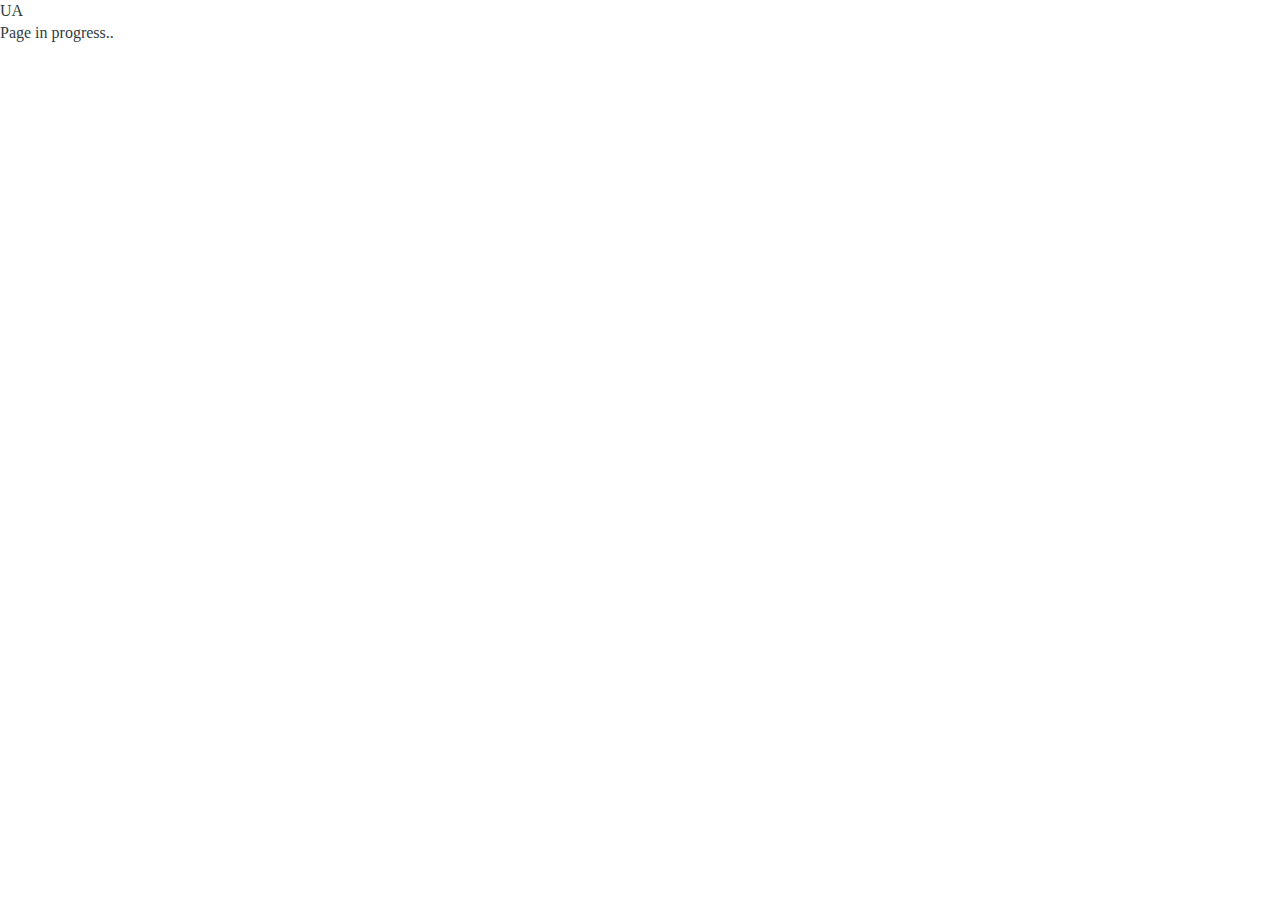
<file: enPage.html>
<!DOCTYPE html>
<html>
    <head>
        <title>Have fun</title>
        <meta charset="utf-8">
        <link rel="stylesheet" href="css/style.css">
    </head>
    <body>
        <!-- Comments -->    
        <a href="/">UA</a>
        <h1 class="title">Page in progress..</h1>
    </body>
</html>
</file>
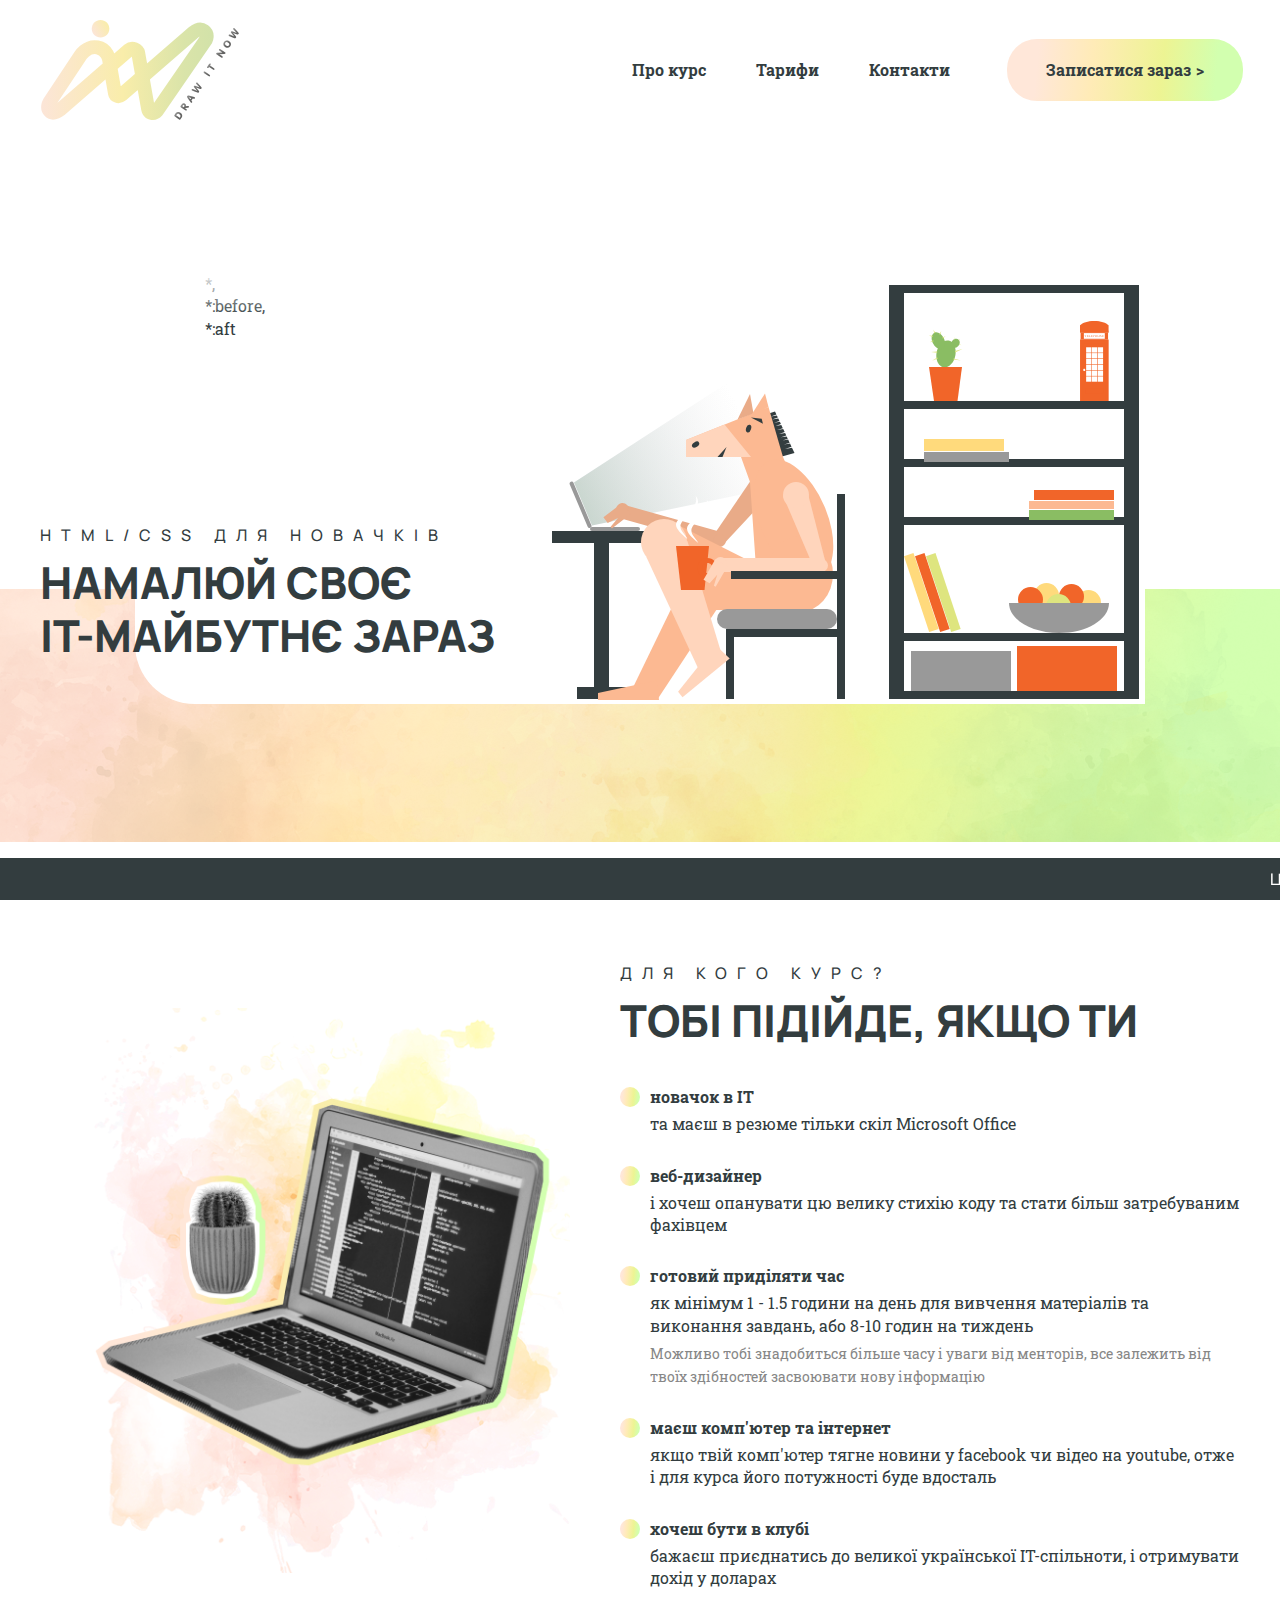
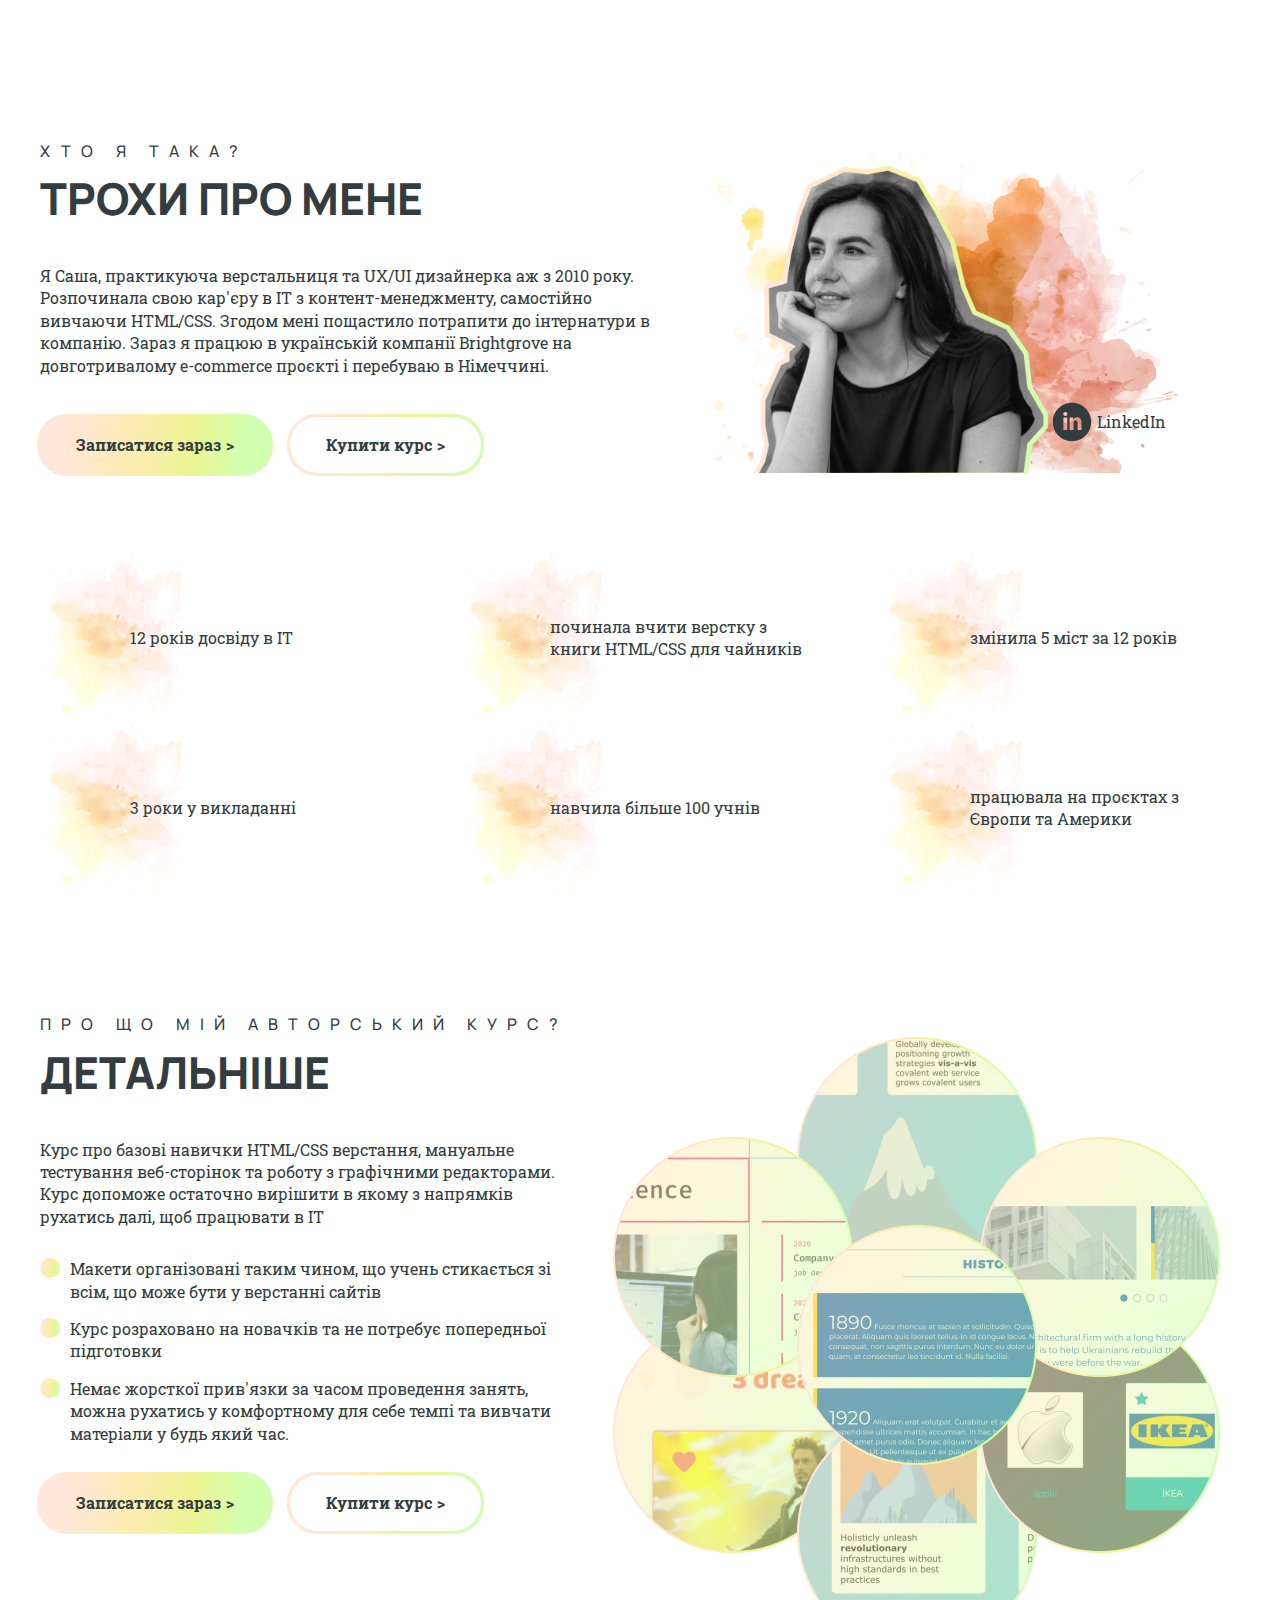
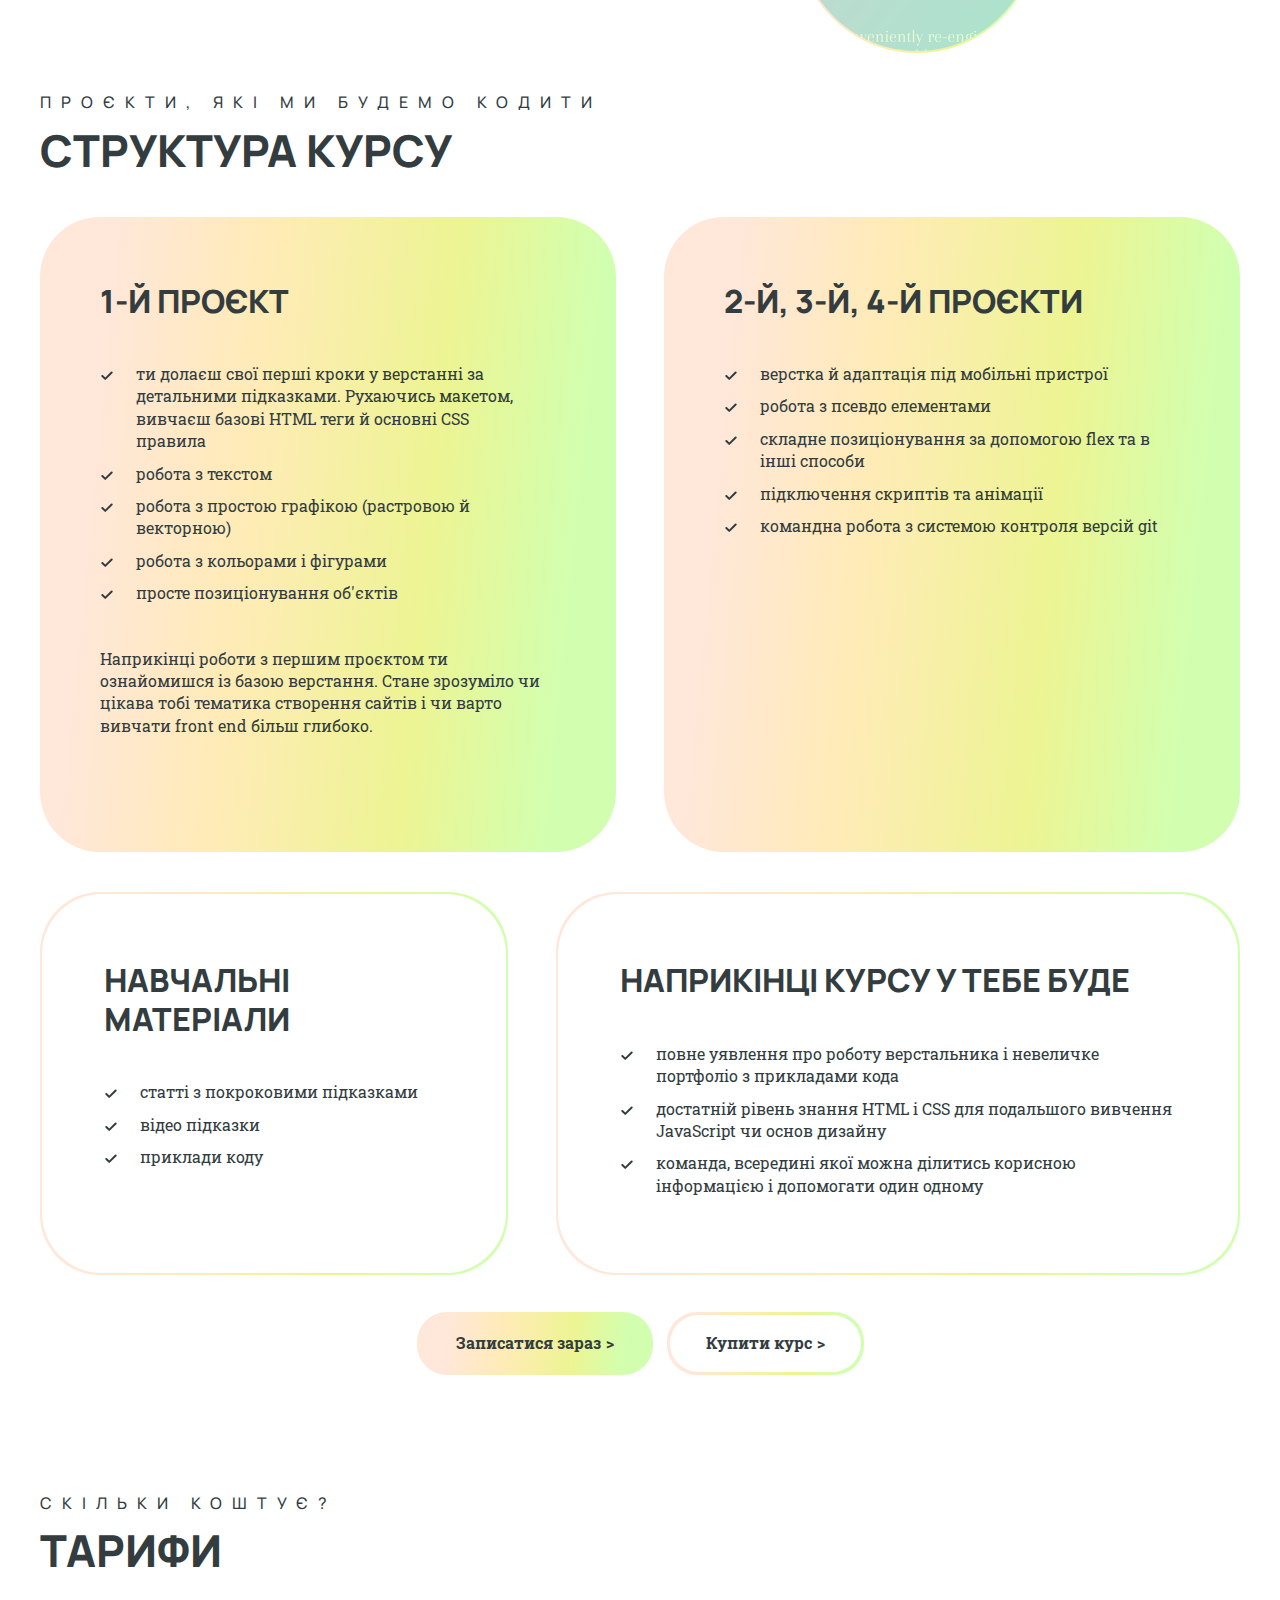
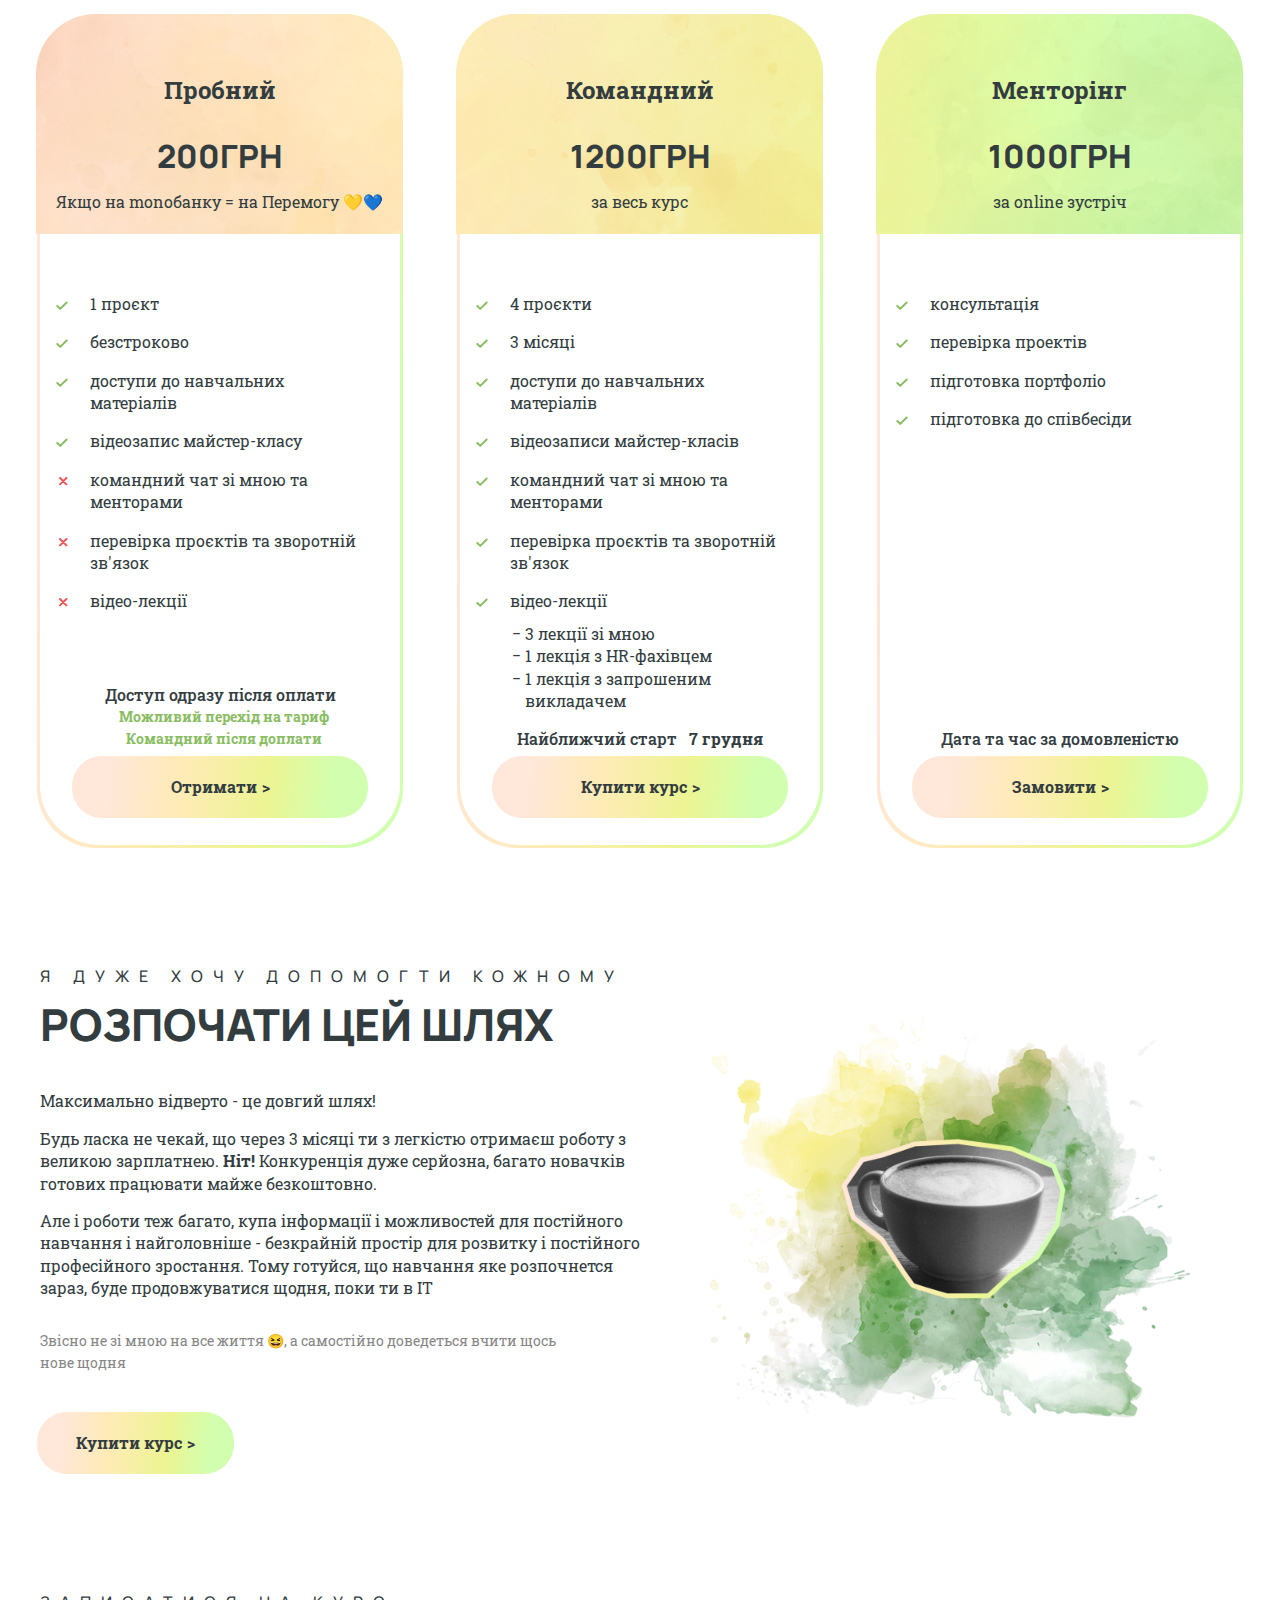
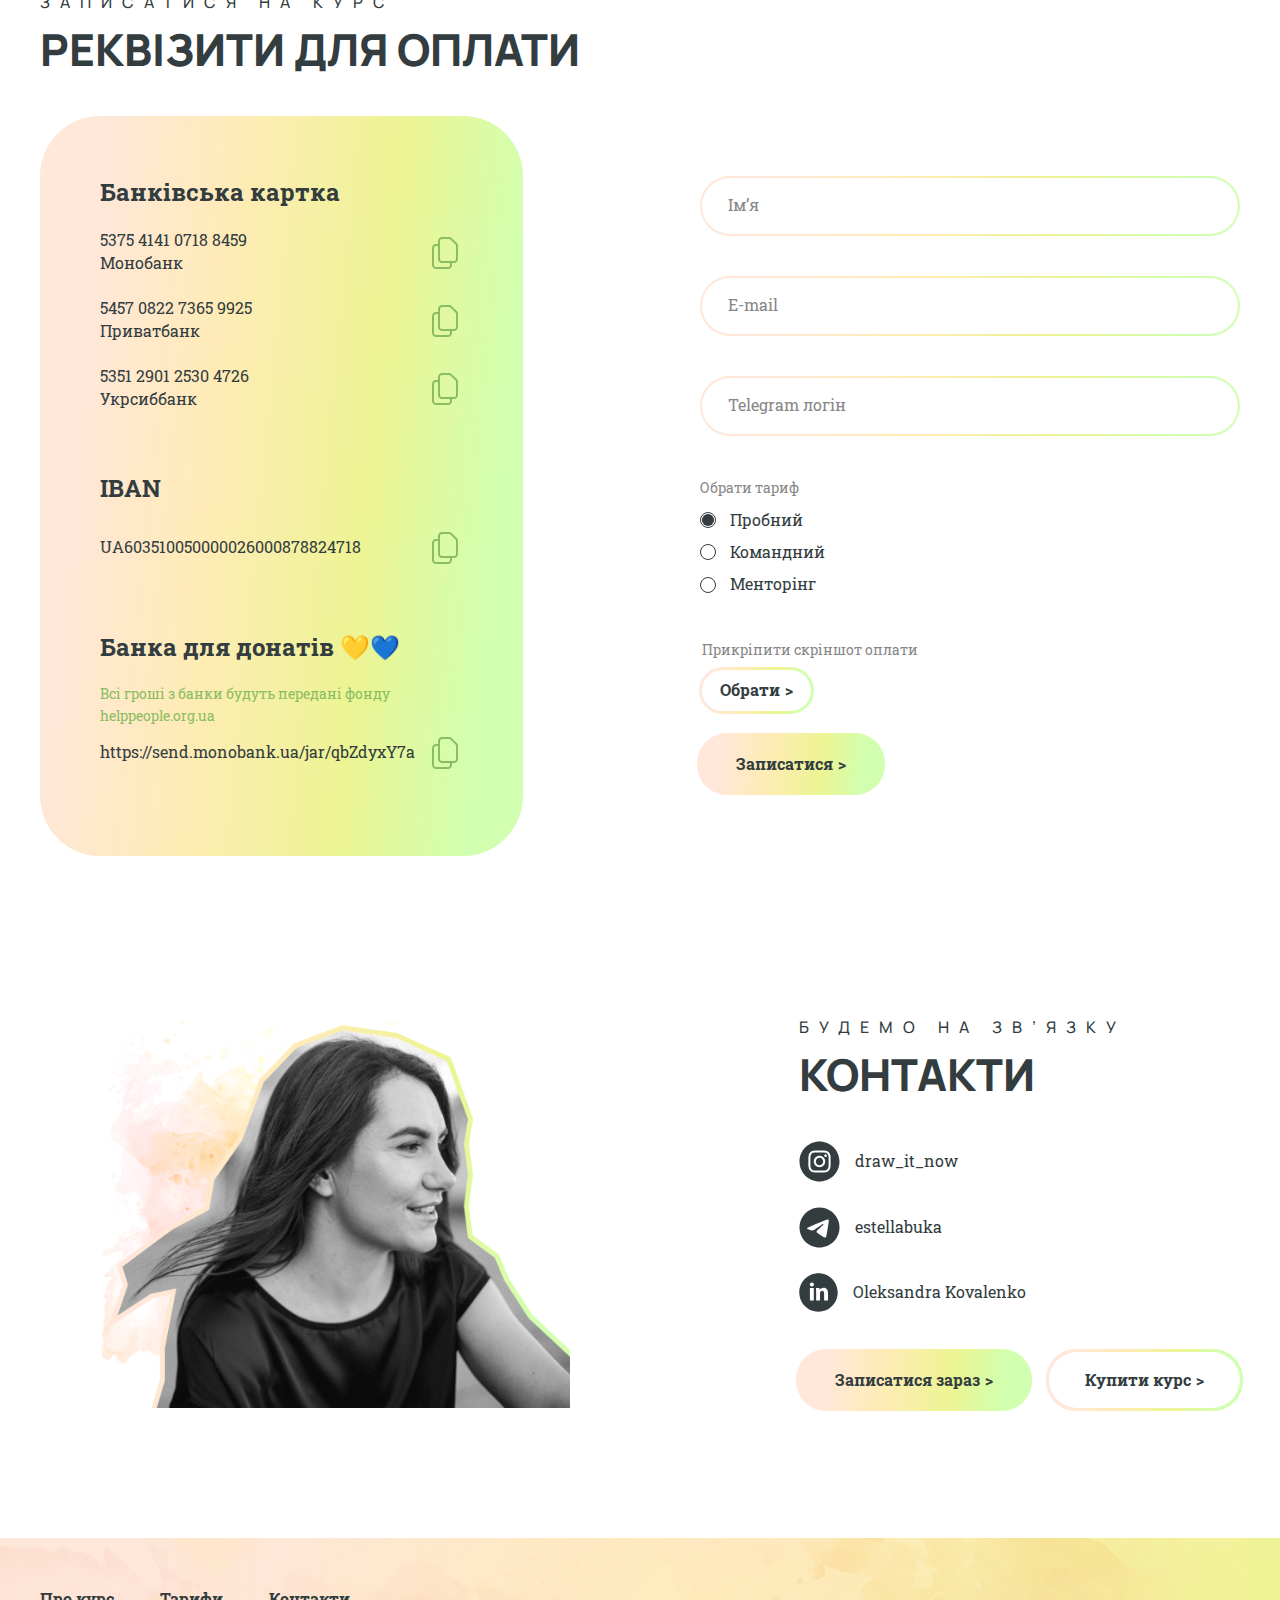
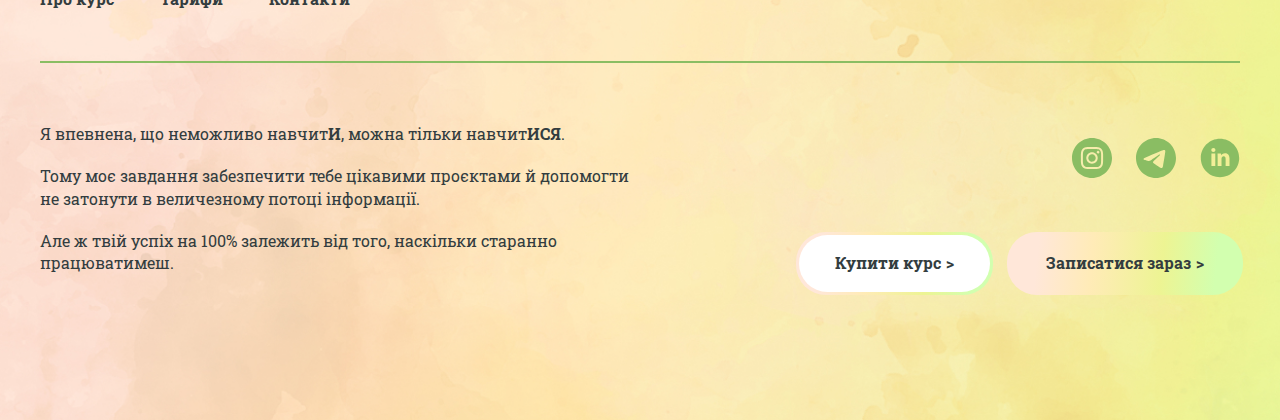
<file: uaPage.html>
<!DOCTYPE html>
<html>
    <head>
        <title>Курс з HTML CSS - Попереду Тільки Краще!</title>
        <meta charset="utf-8">
        <meta name="viewport" content="width=device-width, initial-scale=1">
        <meta name="description" content="Здобудь базові навички роботи з HTML, CSS i JS, верстання веб-сторінок, мануального тестування та роботи з графічними редакторами. Вирішуй куди рухатись далі в IT!">
        <meta property="og:url" content="https://www.drawitnow.online/" />
        <meta property="og:title" content="Курс з HTML CSS - Попереду Тільки Краще!" />
        <meta property="og:description" content="Здобудь базові навички з front end розробки" />
        <link rel="preconnect" href="https://fonts.googleapis.com">
        <link rel="preconnect" href="https://fonts.gstatic.com" crossorigin>
        <link href="https://fonts.googleapis.com/css2?family=Manrope:wght@500;800&family=Roboto+Slab:wght@400;700&display=swap" rel="stylesheet">
        <link rel="stylesheet" type="text/css" href="slick/slick.css"/>
        <link rel="stylesheet" href="css/style.css">
    </head>
    <body>
        <div class="attention">
            <span class="subtitle">цей сайт створено учнями курса</span>
        </div>
        <!-- Header starts here -->
        <header class="header">
            <div class="container">
                <div class="header-wrapper">
                    <div class="logo">
                        <h1>
                            <a href="#page-start" onclick = "closeHamburger()">
                                <img src="img/logo-drawitnow.svg">
                            </a>
                        </h1>
                    </div>
                    <input id="menu-toggle" type="checkbox"/>
                    <label class="menu-btn" for="menu-toggle" onclick="lockScroll()">
                      <span></span>
                    </label>
                    <nav class="menubox">
                        <a class="menu-item" href="#about-course" onclick = "closeHamburger()">Про курс</a>
                        <a class="menu-item" href="#tariffs" onclick = "closeHamburger()">Тарифи</a>
                        <!--<a class="menu-item" href="#feedbacks" onclick = "closeHamburger()">Відгуки</a>-->
                        <a class="menu-item" href="#contacts" onclick = "closeHamburger()">Контакти</a>
                        <div class="header-social">
                            <a href="https://instagram.com/draw_it_now?igshid=YmMyMTA2M2Y=" target=”_blank”>
                                <svg width="40" height="40" viewBox="0 0 40 40" fill="none" xmlns="http://www.w3.org/2000/svg">
                                    <path d="M21.0777 23.5512C20.2559 23.7997 19.3734 23.7552 18.5808 23.4253C18.0746 23.2153 17.6212 22.8958 17.2533 22.4896C16.8853 22.0834 16.612 21.6007 16.4531 21.0763C16.2941 20.5518 16.2534 19.9986 16.3339 19.4565C16.4143 18.9144 16.614 18.3969 16.9185 17.9413C17.223 17.4856 17.6247 17.1031 18.0948 16.8213C18.5648 16.5396 19.0915 16.3655 19.6369 16.3117C20.1823 16.2579 20.7328 16.3257 21.2488 16.5103C21.7649 16.6948 22.2336 16.9914 22.6212 17.3788C23.2293 17.9848 23.6081 18.7832 23.693 19.6375C23.7778 20.4918 23.5635 21.3491 23.0865 22.0629C22.6095 22.7767 21.8995 23.3028 21.0777 23.5512Z" fill="#8ABD63"/>
                                    <path fill-rule="evenodd" clip-rule="evenodd" d="M20 10.8909C22.9667 10.8909 23.3182 10.902 24.4899 10.9556C25.5737 11.0051 26.1616 11.1859 26.5535 11.3384C27.0361 11.5164 27.4727 11.8001 27.8313 12.1687C28.2202 12.5576 28.4596 12.9283 28.6616 13.4465C28.8141 13.8384 28.995 14.4263 29.0444 15.5101C29.098 16.6818 29.1091 17.0333 29.1091 20C29.1091 22.9667 29.098 23.3182 29.0444 24.4899C28.995 25.5737 28.8141 26.1616 28.6616 26.5535C28.4838 27.0354 28.2 27.4727 27.8313 27.8313C27.4424 28.2202 27.0717 28.4596 26.5535 28.6616C26.1616 28.8141 25.5737 28.995 24.4899 29.0444C23.3182 29.098 22.9677 29.1091 20 29.1091C17.0323 29.1091 16.6818 29.098 15.5101 29.0444C14.4263 28.995 13.8384 28.8141 13.4465 28.6616C12.9646 28.4838 12.5273 28.2 12.1687 27.8313C11.8 27.4727 11.5162 27.0354 11.3384 26.5535C11.1859 26.1616 11.0051 25.5737 10.9556 24.4899C10.902 23.3182 10.8909 22.9667 10.8909 20C10.8909 17.0333 10.902 16.6818 10.9556 15.5101C11.0051 14.4263 11.1859 13.8384 11.3384 13.4465C11.5163 12.9639 11.8 12.5273 12.1687 12.1687C12.5576 11.7798 12.9283 11.5404 13.4465 11.3384C13.8384 11.1859 14.4263 11.0051 15.5101 10.9556C16.6818 10.902 17.0333 10.8909 20 10.8909ZM17.8144 14.7236C17.1215 15.0106 16.4919 15.4313 15.9616 15.9616C14.8906 17.0327 14.2889 18.4853 14.2889 20C14.2889 21.5147 14.8906 22.9673 15.9616 24.0384C17.0327 25.1094 18.4853 25.7111 20 25.7111C21.5147 25.7111 22.9673 25.1094 24.0384 24.0384C24.5687 23.5081 24.9894 22.8785 25.2764 22.1856C25.5634 21.4927 25.7111 20.75 25.7111 20C25.7111 19.25 25.5634 18.5074 25.2764 17.8144C24.9894 17.1215 24.5687 16.4919 24.0384 15.9616C23.5081 15.4313 22.8785 15.0106 22.1856 14.7236C21.4927 14.4366 20.75 14.2889 20 14.2889C19.25 14.2889 18.5074 14.4366 17.8144 14.7236ZM27.2872 14.701C27.2144 14.8663 27.1092 15.0154 26.9778 15.1394C26.7222 15.3805 26.3827 15.5125 26.0314 15.5074C25.6801 15.5023 25.3446 15.3604 25.0961 15.112C24.8477 14.8635 24.7058 14.528 24.7007 14.1767C24.6956 13.8254 24.8276 13.4859 25.0687 13.2303C25.1927 13.0989 25.3417 12.9937 25.5071 12.9209C25.6725 12.8481 25.8507 12.8093 26.0314 12.8067C26.212 12.804 26.3914 12.8377 26.5588 12.9056C26.7262 12.9735 26.8783 13.0743 27.006 13.2021C27.1338 13.3298 27.2346 13.4819 27.3025 13.6493C27.3704 13.8167 27.4041 13.9961 27.4014 14.1767C27.3988 14.3573 27.3599 14.5356 27.2872 14.701Z" fill="#8ABD63"/>
                                    <path fill-rule="evenodd" clip-rule="evenodd" d="M20 40C31.0457 40 40 31.0457 40 20C40 8.9543 31.0457 0 20 0C8.9543 0 0 8.9543 0 20C0 31.0457 8.9543 40 20 40ZM20 8.88889C16.9818 8.88889 16.604 8.90101 15.4192 8.95556C14.2374 9.0101 13.4283 9.19798 12.7212 9.47172C11.9803 9.75095 11.3091 10.1884 10.7545 10.7535C10.189 11.3084 9.75124 11.9799 9.47172 12.7212C9.19798 13.4283 9.00909 14.2364 8.95556 15.4202C8.90202 16.604 8.88889 16.9818 8.88889 20C8.88889 23.0172 8.90101 23.395 8.95556 24.5818C9.0101 25.7636 9.19798 26.5717 9.47172 27.2788C9.75082 28.0201 10.1883 28.6916 10.7535 29.2465C11.3089 29.8114 11.9807 30.2485 12.7222 30.5273C13.4293 30.802 14.2374 30.9909 15.4192 31.0444C16.604 31.098 16.9818 31.1111 20 31.1111C23.0182 31.1111 23.396 31.099 24.5818 31.0444C25.7636 30.9899 26.5717 30.802 27.2788 30.5273C28.0192 30.2485 28.6909 29.8121 29.2465 29.2465C29.8114 28.6911 30.2485 28.0193 30.5273 27.2778C30.802 26.5707 30.9909 25.7626 31.0444 24.5808C31.098 23.396 31.1111 23.0182 31.1111 20C31.1111 16.9828 31.099 16.6051 31.0444 15.4182C30.9899 14.2364 30.802 13.4283 30.5273 12.7212C30.2485 11.9798 29.8121 11.3091 29.2465 10.7545C28.6909 10.1889 28.0192 9.75152 27.2788 9.47172C26.5717 9.19798 25.7636 9.00909 24.5798 8.95556C23.396 8.90202 23.0182 8.88889 20 8.88889Z" fill="#8ABD63"/>
                                </svg>
                            </a>
                            <a href="https://t.me/estellabuka" target=”_blank”>
                                <svg width="40" height="40" viewBox="0 0 40 40" fill="none" xmlns="http://www.w3.org/2000/svg">
                                    <path fill-rule="evenodd" clip-rule="evenodd" d="M40 20C40 31.045 31.045 40 20 40C8.955 40 0 31.045 0 20C0 8.955 8.955 0 20 0C31.045 0 40 8.955 40 20ZM20.7167 14.765C18.7717 15.5733 14.8833 17.2483 9.05333 19.7883C8.10667 20.165 7.61 20.5333 7.565 20.8933C7.48833 21.5033 8.25167 21.7433 9.28833 22.0683C9.43 22.1133 9.57667 22.1583 9.72667 22.2083C10.7483 22.54 12.1217 22.9283 12.835 22.9433C13.4833 22.9567 14.2067 22.69 15.005 22.1433C20.4517 18.465 23.2633 16.6067 23.44 16.5667C23.565 16.5383 23.7383 16.5017 23.855 16.6067C23.9717 16.71 23.96 16.9067 23.9483 16.96C23.8717 17.2817 20.8817 20.0633 19.3317 21.5033C18.8483 21.9517 18.5067 22.27 18.4367 22.3433C18.28 22.505 18.12 22.66 17.9667 22.8083C17.0167 23.7217 16.3067 24.4083 18.0067 25.5283C18.8233 26.0667 19.4767 26.5117 20.1283 26.955C20.84 27.44 21.55 27.9233 22.47 28.5267C22.7033 28.68 22.9267 28.8383 23.145 28.9933C23.9733 29.585 24.7183 30.115 25.6383 30.0317C26.1717 29.9817 26.725 29.48 27.005 27.9817C27.6667 24.4383 28.97 16.765 29.2717 13.6017C29.29 13.339 29.2788 13.0751 29.2383 12.815C29.2141 12.6049 29.1118 12.4116 28.9517 12.2733C28.7133 12.0783 28.3433 12.0367 28.1767 12.04C27.425 12.0533 26.2717 12.455 20.7167 14.765Z" fill="#8ABD63"/>
                                </svg>
                            </a>
                            <a href="https://www.linkedin.com/in/oleksandra-kovalenko-0b437465" target=”_blank”>
                                <svg width="40" height="40" viewBox="0 0 40 40" fill="none" xmlns="http://www.w3.org/2000/svg">
                                    <path d="M20 0.799805C9.39599 0.799805 0.799988 9.39581 0.799988 19.9998C0.799988 30.6038 9.39599 39.1998 20 39.1998C30.604 39.1998 39.2 30.6038 39.2 19.9998C39.2 9.39581 30.604 0.799805 20 0.799805ZM15.3 27.9578H11.412V15.4458H15.3V27.9578ZM13.332 13.9098C12.104 13.9098 11.31 13.0398 11.31 11.9638C11.31 10.8658 12.128 10.0218 13.382 10.0218C14.636 10.0218 15.404 10.8658 15.428 11.9638C15.428 13.0398 14.636 13.9098 13.332 13.9098ZM29.5 27.9578H25.612V21.0238C25.612 19.4098 25.048 18.3138 23.642 18.3138C22.568 18.3138 21.93 19.0558 21.648 19.7698C21.544 20.0238 21.518 20.3838 21.518 20.7418V27.9558H17.628V19.4358C17.628 17.8738 17.578 16.5678 17.526 15.4438H20.904L21.082 17.1818H21.16C21.672 16.3658 22.926 15.1618 25.024 15.1618C27.582 15.1618 29.5 16.8758 29.5 20.5598V27.9578Z" fill="#8ABD63"/>
                                </svg>
                            </a>
                        </div>
                        <a class="button prime-btn" href="#pay" onclick = "closeHamburger()">Записатися зараз</a>
                    </nav>
                    <!-- <div class="language">
                        <a href="#" class="language-item">UA</a>
                        <div></div>
                        <a href="#" class="language-item">EN</a>
                    </div> -->
                    <a class="button prime-btn" href="#pay">Записатися зараз</a>
                </div>
            </div>
        </header>
        <!-- Main part of the page starts here -->
        <main>
            <!-- Horse section -->
            <section class="promo" id="page-start">
                <div class="animation_wrapper">
                    <pre class="box js_textBlock"></pre>
                    <div class="furn">
                        <div class="plant-holder">
                            <div class="plant">
                                <svg width="34" height="39" viewBox="0 0 34 39" fill="none" xmlns="http://www.w3.org/2000/svg">
                                    <path d="M26.3085 26.7703C24.8281 34.1404 19.4579 39.2775 14.314 38.2442C9.17003 37.211 6.20016 30.3987 7.68059 23.0285C9.16102 15.6584 14.5312 10.5213 19.6751 11.5546C24.8191 12.5878 27.7889 19.4002 26.3085 26.7703Z" fill="#8ABD63"/>
                                    <path d="M14.7343 9.08431C16.9188 13.5491 16.2766 18.3492 13.3001 19.8054C10.3235 21.2617 6.13971 18.8228 3.95527 14.358C1.77084 9.89316 2.41298 5.09314 5.38954 3.63685C8.3661 2.18056 12.5499 4.61947 14.7343 9.08431Z" fill="#8ABD63"/>
                                    <path d="M22.9804 18.1188C21.3343 16.6454 21.493 13.783 23.3348 11.7255C25.1766 9.66795 28.004 9.19444 29.65 10.6679C31.296 12.1413 31.1373 15.0037 29.2955 17.0612C27.4538 19.1187 24.6264 19.5922 22.9804 18.1188Z" fill="#8ABD63"/>
                                    <path d="M-3.05176e-05 6.50001L3.6859 6.87057L3.49999 8L-3.05176e-05 6.50001Z" fill="#DEE57F"/>
                                    <path d="M4.28267 0.593445L6.29333 3.70482L5.29479 4.26438L4.28267 0.593445Z" fill="#DEE57F"/>
                                    <path d="M12.3301 2L11.2699 5.54958L10.1959 5.15367L12.3301 2Z" fill="#DEE57F"/>
                                    <path d="M16.6803 7.08384L13.9264 9.56167L13.2158 8.6643L16.6803 7.08384Z" fill="#DEE57F"/>
                                    <path d="M31 10L30 11.5L29.5 11L31 10Z" fill="#DEE57F"/>
                                    <path d="M25.5 8.00003L26 10.5L25.5 10.5L25.5 8.00003Z" fill="#DEE57F"/>
                                    <path d="M32.4405 16.2614L30.0105 15.4902L30.2523 15.0525L32.4405 16.2614Z" fill="#DEE57F"/>
                                    <path d="M1.00311 13.2682L4.10654 11.2453L4.67003 12.2416L1.00311 13.2682Z" fill="#DEE57F"/>
                                    <path d="M1.99999 22.9252L8.21529 22.4403L8.13175 23.7324L1.99999 22.9252Z" fill="#DEE57F"/>
                                    <path d="M33.5 20L26 23.5L26 22L33.5 20Z" fill="#DEE57F"/>
                                    <path d="M31.9791 31.4358L24.3835 30.5L24.4899 29.3954L31.9791 31.4358Z" fill="#DEE57F"/>
                                    <path d="M2.99999 31.8185L8.22118 28.412L8.76758 29.5859L2.99999 31.8185Z" fill="#DEE57F"/>
                                </svg>
                            </div>
                            <div class="plant-item">
                                <svg width="33" height="34" viewBox="0 0 33 34" fill="none" xmlns="http://www.w3.org/2000/svg">
                                    <path d="M0 0H33L28.5 34H5L0 0Z" fill="#F16529"/>
                                </svg>
                            </div>
                        </div>
                        <div class="suv">
                            <svg width="29" height="80" viewBox="0 0 29 80" fill="none" xmlns="http://www.w3.org/2000/svg">
                                <path d="M28.5769 18.4682H0.0803197V79.9999H28.5769V18.4682Z" fill="#F16529"/>
                                <path d="M28.0659 18.4682H0.59048V11.4071H28.0659V18.4682Z" fill="#F16529"/>
                                <path d="M14.2889 0C7.90158 0 2.414 1.7875 0 4.34696V11.408H28.5769V4.34696C26.1629 1.78821 20.6765 0 14.2889 0Z" fill="#F16529"/>
                                <path d="M25.2344 18.1672H3.42108V11.7077H25.2344V18.1672Z" fill="#F16529"/>
                                <path d="M24.7931 17.7832H3.86239V12.0933H24.7931V17.7832Z" fill="white"/>
                                <path d="M23.6589 25.7057H5.47672V61.3199H23.6589V25.7057Z" fill="#F16529"/>
                                <path d="M11.4283 26.2856H6.13252V31.5814H11.4283V26.2856Z" fill="white"/>
                                <path d="M17.2537 26.2856H11.9579V31.5814H17.2537V26.2856Z" fill="white"/>
                                <path d="M23.079 26.2856H17.7832V31.5814H23.079V26.2856Z" fill="white"/>
                                <path d="M11.4283 32.111H6.13252V37.4068H11.4283V32.111Z" fill="white"/>
                                <path d="M17.2537 32.111H11.9579V37.4068H17.2537V32.111Z" fill="white"/>
                                <path d="M23.079 32.111H17.7832V37.4068H23.079V32.111Z" fill="white"/>
                                <path d="M11.4283 37.9364H6.13252V43.2321H11.4283V37.9364Z" fill="white"/>
                                <path d="M17.2537 37.9364H11.9579V43.2321H17.2537V37.9364Z" fill="white"/>
                                <path d="M23.079 37.9364H17.7832V43.2321H23.079V37.9364Z" fill="white"/>
                                <path d="M11.4283 43.7617H6.13252V49.0575H11.4283V43.7617Z" fill="white"/>
                                <path d="M17.2537 43.7617H11.9579V49.0575H17.2537V43.7617Z" fill="white"/>
                                <path d="M23.079 43.7617H17.7832V49.0575H23.079V43.7617Z" fill="white"/>
                                <path d="M11.4283 49.5871H6.13252V54.8829H11.4283V49.5871Z" fill="white"/>
                                <path d="M17.2537 49.5871H11.9579V54.8829H17.2537V49.5871Z" fill="white"/>
                                <path d="M23.079 49.5871H17.7832V54.8829H23.079V49.5871Z" fill="white"/>
                                <path d="M11.4283 55.4124H6.13252V60.7082H11.4283V55.4124Z" fill="white"/>
                                <path d="M17.2537 55.4124H11.9579V60.7082H17.2537V55.4124Z" fill="white"/>
                                <path d="M23.079 55.4124H17.7832V60.7082H23.079V55.4124Z" fill="white"/>
                                <path d="M23.6519 72.8647H5.48996V67.8695H23.6519V72.8647Z" fill="#F16529"/>
                                <path d="M2.58081 21.9528V79.9999H3.02213V22.3941H25.5292V79.9999H25.9705V21.9528H2.58037H2.58081Z" fill="#F16529"/>
                                <path d="M23.3871 72.6396H5.75475V68.0945H23.3871V72.6396Z" fill="#F16529"/>
                                <path d="M5.5422 14.0109C5.46152 14.0067 5.40463 14.0047 5.37153 14.0047C5.14811 14.0047 4.98625 14.0512 4.88591 14.1443C4.78558 14.2374 4.72714 14.3201 4.71059 14.3925C4.70542 14.4184 4.69146 14.4313 4.6687 14.4313C4.65836 14.4313 4.64853 14.4267 4.63922 14.4174C4.6444 14.2943 4.66456 14.1283 4.69973 13.9193C4.74938 13.9183 4.78092 13.9178 4.79437 13.9178C4.87505 13.9178 4.98315 13.9219 5.11864 13.9302C5.26447 13.9385 5.48789 13.9426 5.78889 13.9426C6.09712 13.9426 6.29778 13.939 6.39087 13.9318C6.47568 13.9235 6.59205 13.9193 6.73996 13.9193C6.75237 13.9938 6.76064 14.0714 6.76478 14.1521C6.77099 14.2441 6.77719 14.3088 6.7834 14.346C6.78443 14.3543 6.78495 14.3631 6.78495 14.3724C6.78495 14.3972 6.77409 14.4096 6.75237 14.4096C6.73892 14.4096 6.7278 14.4052 6.71901 14.3964C6.71022 14.3876 6.69031 14.3584 6.65928 14.3088C6.6055 14.225 6.54964 14.1616 6.49172 14.1187C6.4338 14.0758 6.36915 14.0481 6.29778 14.0357C6.22641 14.0233 6.08212 14.015 5.86491 14.0109C5.8525 14.1671 5.84629 14.3455 5.8463 14.5462C5.84629 15.2102 5.86052 15.6017 5.88896 15.7207C5.91741 15.8396 6.01903 15.8991 6.19383 15.8991C6.23624 15.8991 6.25744 15.9079 6.25744 15.9255C6.25744 15.9462 6.23727 15.9565 6.19694 15.9565H5.24272C5.2179 15.9565 5.20549 15.9467 5.20549 15.927C5.20549 15.9074 5.22979 15.8975 5.27841 15.8975C5.36012 15.8975 5.42605 15.8745 5.47622 15.8285C5.52639 15.7825 5.55535 15.7202 5.56311 15.6415C5.57087 15.5629 5.57474 15.3359 5.57474 14.9604C5.57474 14.6398 5.56392 14.3233 5.5422 14.0109Z" fill="#F16529"/>
                                <path d="M8.62523 13.9438C8.65522 14.0596 8.6847 14.222 8.71367 14.431C8.70849 14.4392 8.7028 14.4434 8.6966 14.4434C8.68936 14.4434 8.6816 14.4392 8.67333 14.431C8.60196 14.3162 8.5337 14.2288 8.46853 14.1688C8.40337 14.1088 8.33795 14.0661 8.27227 14.0408C8.20659 14.0154 8.09359 14.0028 7.93327 14.0028C7.78226 14.0028 7.66279 14.0115 7.57488 14.0291C7.5666 14.0395 7.56246 14.0586 7.56246 14.0865C7.56246 14.0938 7.56143 14.1067 7.55936 14.1253C7.54901 14.2081 7.54384 14.4325 7.54384 14.7987C7.54384 14.8142 7.54487 14.8359 7.54694 14.8638C7.62555 14.8669 7.67934 14.8685 7.7083 14.8685C7.83862 14.8685 7.933 14.8491 7.99144 14.8103C8.04988 14.7715 8.10082 14.688 8.14426 14.5597C8.1515 14.538 8.16184 14.5272 8.17529 14.5272C8.19494 14.5272 8.20477 14.5422 8.20477 14.5722L8.19856 14.6342C8.19028 14.7159 8.18615 14.8002 8.18615 14.8871C8.18615 15.0278 8.18874 15.1545 8.19391 15.2672C8.19391 15.3024 8.18408 15.32 8.16443 15.32C8.14995 15.32 8.14013 15.3076 8.13495 15.2827C8.11323 15.1607 8.06772 15.0728 7.99842 15.019C7.92912 14.9652 7.77863 14.9383 7.54694 14.9383C7.54383 15.0138 7.54228 15.1359 7.54228 15.3044C7.54228 15.5227 7.55004 15.6613 7.56556 15.7202C7.58107 15.7792 7.61831 15.826 7.67726 15.8607C7.73622 15.8953 7.83603 15.9126 7.9767 15.9126C8.37906 15.9126 8.63868 15.774 8.75555 15.4968C8.77003 15.4627 8.78503 15.4456 8.80055 15.4456C8.8171 15.4456 8.82537 15.457 8.82537 15.4798C8.82537 15.4922 8.82279 15.5056 8.81761 15.5201C8.81141 15.5398 8.79641 15.6132 8.77262 15.7404C8.76745 15.7673 8.7478 15.848 8.71366 15.9825L8.06359 15.9809C7.9705 15.9809 7.83371 15.977 7.65322 15.9693C7.47273 15.9615 7.31292 15.9574 7.17381 15.9568C7.03469 15.9563 6.96203 15.9535 6.95583 15.9483C6.94962 15.9431 6.94652 15.9375 6.94652 15.9312C6.94652 15.9106 6.96358 15.9002 6.99772 15.9002C7.11253 15.9002 7.18803 15.8697 7.22424 15.8087C7.26044 15.7477 7.27854 15.5992 7.27854 15.3634L7.27698 15.0453L7.28164 14.7475C7.28164 14.6875 7.27827 14.574 7.27155 14.4069C7.26482 14.2399 7.25862 14.1444 7.25293 14.1206C7.24724 14.0969 7.23121 14.0733 7.20484 14.0501C7.17846 14.0268 7.12028 14.0033 7.0303 13.9795C7.0034 13.9722 6.98996 13.9608 6.98996 13.9453C6.98996 13.9267 7.00806 13.9174 7.04426 13.9174L7.36076 13.9345C7.47247 13.9396 7.74708 13.9422 8.18461 13.9422C8.47215 13.9422 8.61902 13.9428 8.62523 13.9438Z" fill="#F16529"/>
                                <path d="M10.7612 15.9641C10.7105 15.9662 10.6815 15.9673 10.6743 15.9673C10.636 15.9673 10.5667 15.9654 10.4664 15.9618C10.3661 15.9582 10.1577 15.9564 9.84115 15.9564H9.44707C9.43259 15.9564 9.37984 15.9587 9.28882 15.9634C9.19779 15.968 9.14246 15.9704 9.1228 15.9704C9.04419 15.9704 9.00489 15.96 9.00489 15.9393C9.00489 15.9228 9.02041 15.914 9.05144 15.913C9.15177 15.9067 9.22158 15.8853 9.26089 15.8486C9.30019 15.8118 9.32708 15.7591 9.34156 15.6903C9.35604 15.6215 9.36328 15.4356 9.36328 15.1325L9.36484 14.5771C9.36484 14.3971 9.35682 14.2715 9.34079 14.2001C9.32476 14.1287 9.29166 14.0742 9.24149 14.0364C9.19133 13.9987 9.1347 13.9772 9.07161 13.972C9.03851 13.9689 9.02196 13.9581 9.02196 13.9394C9.02196 13.9208 9.03696 13.9115 9.06695 13.9115C9.07419 13.9115 9.08764 13.912 9.10729 13.9131C9.27175 13.9224 9.46414 13.927 9.68445 13.927L9.95752 13.9224C9.98544 13.9224 9.99941 13.9327 9.99941 13.9534C9.99941 13.972 9.98441 13.9813 9.95442 13.9813C9.88098 13.9813 9.81969 13.9958 9.77056 14.0248C9.72143 14.0537 9.68885 14.0871 9.67282 14.1249C9.65679 14.1626 9.64877 14.2363 9.64877 14.3459L9.63636 15.0798L9.63946 15.4894C9.63946 15.6166 9.64489 15.6994 9.65575 15.7376C9.66661 15.7759 9.68911 15.8103 9.72324 15.8408C9.75737 15.8713 9.81943 15.8866 9.90942 15.8866C9.91666 15.8866 10.0092 15.8835 10.1871 15.8773C10.3288 15.8576 10.4561 15.7883 10.5688 15.6694C10.6815 15.5504 10.7565 15.4439 10.7938 15.3497C10.8052 15.3229 10.8191 15.3094 10.8357 15.3094C10.8532 15.3094 10.862 15.3218 10.862 15.3466C10.862 15.3756 10.847 15.4793 10.817 15.6577C10.787 15.8361 10.7684 15.9383 10.7612 15.9641Z" fill="#F16529"/>
                                <path d="M12.665 13.9438C12.695 14.0596 12.7245 14.222 12.7535 14.431C12.7483 14.4392 12.7426 14.4434 12.7364 14.4434C12.7292 14.4434 12.7214 14.4392 12.7131 14.431C12.6418 14.3162 12.5735 14.2288 12.5083 14.1688C12.4432 14.1088 12.3777 14.0661 12.3121 14.0408C12.2464 14.0154 12.1334 14.0028 11.9731 14.0028C11.8221 14.0028 11.7026 14.0115 11.6147 14.0291C11.6064 14.0395 11.6023 14.0586 11.6023 14.0865C11.6023 14.0938 11.6012 14.1067 11.5992 14.1253C11.5888 14.2081 11.5836 14.4325 11.5836 14.7987C11.5836 14.8142 11.5847 14.8359 11.5868 14.8638C11.6654 14.8669 11.7191 14.8685 11.7481 14.8685C11.8784 14.8685 11.9728 14.8491 12.0313 14.8103C12.0897 14.7715 12.1406 14.688 12.1841 14.5597C12.1913 14.538 12.2017 14.5272 12.2151 14.5272C12.2348 14.5272 12.2446 14.5422 12.2446 14.5722L12.2384 14.6342C12.2301 14.7159 12.226 14.8002 12.226 14.8871C12.226 15.0278 12.2285 15.1545 12.2337 15.2672C12.2337 15.3024 12.2239 15.32 12.2042 15.32C12.1898 15.32 12.1799 15.3076 12.1748 15.2827C12.153 15.1607 12.1075 15.0728 12.0382 15.019C11.9689 14.9652 11.8184 14.9383 11.5867 14.9383C11.5836 15.0138 11.5821 15.1359 11.5821 15.3044C11.5821 15.5227 11.5899 15.6613 11.6054 15.7202C11.6209 15.7792 11.6581 15.826 11.7171 15.8607C11.776 15.8953 11.8758 15.9126 12.0165 15.9126C12.4189 15.9126 12.6785 15.774 12.7954 15.4968C12.8098 15.4627 12.8248 15.4456 12.8404 15.4456C12.8569 15.4456 12.8652 15.457 12.8652 15.4798C12.8652 15.4922 12.8626 15.5056 12.8574 15.5201C12.8512 15.5398 12.8362 15.6132 12.8124 15.7404C12.8073 15.7673 12.7876 15.848 12.7535 15.9825L12.1034 15.9809C12.0103 15.9809 11.8735 15.977 11.693 15.9693C11.5125 15.9615 11.3527 15.9574 11.2136 15.9568C11.0745 15.9563 11.0018 15.9535 10.9956 15.9483C10.9894 15.9431 10.9863 15.9375 10.9863 15.9312C10.9863 15.9106 11.0034 15.9002 11.0375 15.9002C11.1523 15.9002 11.2278 15.8697 11.264 15.8087C11.3002 15.7477 11.3183 15.5992 11.3183 15.3634L11.3168 15.0453L11.3214 14.7475C11.3214 14.6875 11.3181 14.574 11.3114 14.4069C11.3046 14.2399 11.2984 14.1444 11.2927 14.1206C11.287 14.0969 11.271 14.0733 11.2446 14.0501C11.2183 14.0268 11.1601 14.0033 11.0701 13.9795C11.0432 13.9722 11.0298 13.9608 11.0298 13.9453C11.0298 13.9267 11.0479 13.9174 11.0841 13.9174L11.4006 13.9345C11.5123 13.9396 11.7869 13.9422 12.2244 13.9422C12.512 13.9422 12.6588 13.9428 12.665 13.9438Z" fill="#F16529"/>
                                <path d="M13.6686 14.9747C13.6686 15.0213 13.6655 15.0911 13.6593 15.1842C13.6562 15.2297 13.6546 15.2757 13.6546 15.3222C13.6546 15.3574 13.6564 15.4332 13.66 15.5495C13.6637 15.6659 13.6709 15.7386 13.6818 15.7675C13.6926 15.7965 13.7164 15.8244 13.7531 15.8513C13.7899 15.8782 13.8294 15.8927 13.8718 15.8947C13.9194 15.8978 13.9432 15.9087 13.9432 15.9273C13.9432 15.9418 13.936 15.9503 13.9215 15.9529C13.907 15.9555 13.8522 15.9568 13.757 15.9568L13.3303 15.9552C13.2104 15.9552 13.1465 15.9534 13.1387 15.9498C13.131 15.9462 13.1271 15.9392 13.1271 15.9289C13.1271 15.9123 13.1468 15.8999 13.1861 15.8916C13.2554 15.8761 13.3037 15.8518 13.3311 15.8187C13.3585 15.7856 13.3753 15.7145 13.3816 15.6054C13.3878 15.4963 13.3909 15.3703 13.3909 15.2276L13.3862 14.8133L13.3909 14.3665C13.3909 14.2083 13.38 14.1072 13.3583 14.0632C13.3366 14.0192 13.2941 13.9916 13.2311 13.9802C13.1628 13.9678 13.1287 13.9528 13.1287 13.9352C13.1287 13.9176 13.1442 13.9088 13.1752 13.9088L13.4824 13.9104L13.9758 13.9073C14.3006 13.9073 14.5191 13.9579 14.6313 14.0593C14.7435 14.1607 14.7996 14.2874 14.7996 14.4394C14.7996 14.6204 14.7262 14.7565 14.5793 14.8475C14.4324 14.9385 14.2116 14.984 13.9168 14.984C13.8454 14.984 13.7627 14.9809 13.6686 14.9747ZM13.6686 14.9127C13.8206 14.9178 13.907 14.9204 13.9277 14.9204C14.0332 14.9204 14.1325 14.9023 14.2256 14.8661C14.3187 14.8299 14.3867 14.7647 14.4296 14.6706C14.4725 14.5765 14.494 14.4834 14.494 14.3914C14.494 14.2745 14.4544 14.1754 14.3753 14.0942C14.2962 14.013 14.1537 13.9724 13.9479 13.9724C13.8413 13.9724 13.7482 13.9838 13.6686 14.0066C13.6675 14.0438 13.667 14.0671 13.667 14.0764L13.6732 14.4332L13.667 14.8134C13.667 14.832 13.6676 14.8651 13.6686 14.9127Z" fill="#F16529"/>
                                <path d="M16.6448 14.8917L16.6588 14.4604C16.6588 14.2712 16.6399 14.1468 16.6021 14.0873C16.5644 14.0278 16.501 13.9981 16.4121 13.9981C16.3604 13.9981 16.3345 13.9872 16.3345 13.9655C16.3345 13.9459 16.35 13.936 16.3811 13.936L16.8325 13.9515L17.2158 13.9438C17.2458 13.9438 17.2608 13.9531 17.2608 13.9717C17.2608 13.9883 17.2509 13.9965 17.2313 13.9965C17.1527 13.9965 17.0916 14.0079 17.0482 14.0307C17.0048 14.0534 16.9761 14.0922 16.9621 14.147C16.9481 14.2019 16.9367 14.3583 16.928 14.6164C16.9192 14.8744 16.9148 15.0619 16.9148 15.1788L16.9101 15.5605C16.9101 15.6794 16.9215 15.7567 16.9443 15.7924C16.967 15.8281 17.0009 15.856 17.0459 15.8762C17.0909 15.8964 17.1372 15.909 17.1847 15.9142C17.2178 15.9183 17.2344 15.9282 17.2344 15.9437C17.2344 15.9602 17.2204 15.9685 17.1925 15.9685L16.7146 15.9561L16.4028 15.9669C16.3666 15.9669 16.3485 15.9576 16.3485 15.939C16.3485 15.9235 16.3614 15.9152 16.3873 15.9142C16.47 15.909 16.5241 15.8982 16.5494 15.8816C16.5747 15.8651 16.5952 15.8335 16.6107 15.787C16.6262 15.7404 16.635 15.6618 16.6371 15.5511L16.6448 14.9879C16.5559 14.9817 16.4654 14.9786 16.3733 14.9786C15.973 14.9786 15.7191 14.9859 15.6115 15.0004C15.6032 15.1989 15.5991 15.3624 15.5991 15.4906C15.5991 15.6344 15.6022 15.7228 15.6084 15.7559C15.6146 15.789 15.634 15.8198 15.6666 15.8482C15.6992 15.8767 15.7439 15.8966 15.8008 15.908C15.836 15.9152 15.8535 15.9266 15.8535 15.9421C15.8535 15.9607 15.8422 15.97 15.8194 15.97C15.8122 15.97 15.8018 15.969 15.7884 15.9669C15.7325 15.9607 15.6167 15.9576 15.4408 15.9576C15.2495 15.9576 15.1321 15.9618 15.0887 15.97C15.0794 15.9711 15.07 15.9716 15.0607 15.9716C15.0369 15.9716 15.025 15.9638 15.025 15.9483C15.025 15.9307 15.0411 15.9199 15.0731 15.9157C15.1528 15.9064 15.2097 15.8842 15.2438 15.849C15.2779 15.8139 15.3015 15.682 15.3144 15.4534C15.3273 15.2248 15.3338 14.9471 15.3338 14.6202C15.3338 14.3544 15.3214 14.1869 15.2966 14.1176C15.2717 14.0483 15.2112 14.01 15.115 14.0027C15.0933 14.0007 15.0825 13.9924 15.0825 13.9779C15.0825 13.9572 15.1047 13.9469 15.1492 13.9469L15.7744 13.9376C15.8189 13.9376 15.8455 13.9389 15.8543 13.9415C15.8631 13.944 15.8675 13.9526 15.8675 13.9671C15.8675 13.9836 15.8541 13.9934 15.8272 13.9965C15.7248 14.0069 15.6625 14.0255 15.6402 14.0524C15.618 14.0793 15.6069 14.2468 15.6069 14.5551C15.6069 14.5871 15.6084 14.6994 15.6115 14.8917C15.717 14.9 15.8411 14.9042 15.9839 14.9042C16.168 14.9042 16.3883 14.9 16.6448 14.8917Z" fill="#F16529"/>
                                <path d="M17.486 14.9279C17.486 14.7883 17.5284 14.635 17.6132 14.4679C17.698 14.3009 17.8219 14.163 17.9848 14.0544C18.1477 13.9458 18.3315 13.8915 18.5363 13.8915C18.8228 13.8915 19.0594 13.9939 19.2461 14.1987C19.4328 14.4035 19.5262 14.6373 19.5262 14.9C19.5262 15.1793 19.4227 15.4298 19.2159 15.6517C19.009 15.8736 18.7603 15.9845 18.4696 15.9845C18.1914 15.9845 17.9579 15.8873 17.7691 15.6928C17.5803 15.4984 17.486 15.2434 17.486 14.9279ZM17.8319 14.8783C17.8319 15.0469 17.8578 15.2199 17.9095 15.3973C17.9612 15.5747 18.0424 15.7034 18.1531 15.7836C18.2638 15.8638 18.3822 15.9038 18.5084 15.9038C18.7122 15.9038 18.8753 15.8048 18.9979 15.6067C19.1205 15.4087 19.1817 15.1793 19.1817 14.9186C19.1817 14.6663 19.1192 14.4447 18.994 14.2538C18.8689 14.063 18.7054 13.9676 18.5037 13.9676C18.3517 13.9676 18.225 14.0185 18.1236 14.1204C18.0223 14.2223 17.9483 14.3441 17.9018 14.4858C17.8552 14.6275 17.8319 14.7583 17.8319 14.8783Z" fill="#F16529"/>
                                <path d="M20.2318 13.9367C20.2939 14.0205 20.4015 14.1503 20.5545 14.3262L21.051 14.9018L21.5289 15.4541C21.5392 15.2669 21.5444 15.0238 21.5444 14.7249C21.5444 14.5005 21.5397 14.3502 21.5304 14.2742C21.5211 14.1982 21.4867 14.1343 21.4273 14.0826C21.3678 14.0309 21.2936 14.005 21.2046 14.005C21.1632 14.005 21.1425 13.9962 21.1426 13.9786C21.1425 13.9683 21.1469 13.9608 21.1557 13.9561C21.1645 13.9515 21.2341 13.9468 21.3644 13.9422C21.4947 13.9375 21.6044 13.9352 21.6933 13.9352L21.9028 13.9367H21.9369C21.969 13.9368 21.985 13.9461 21.985 13.9647C21.985 13.9812 21.971 13.9911 21.9431 13.9942C21.8387 14.0055 21.7634 14.0327 21.7174 14.0756C21.6713 14.1185 21.6439 14.1803 21.6351 14.261C21.6264 14.3417 21.622 14.6132 21.622 15.0755L21.6064 15.8947C21.6064 15.9361 21.5961 15.9568 21.5754 15.9568C21.5702 15.9568 21.5633 15.9545 21.5545 15.9498C21.5457 15.9452 21.4994 15.8929 21.4156 15.7931C21.3318 15.6933 21.2287 15.5736 21.1061 15.4339C20.9835 15.2943 20.8871 15.1811 20.8167 15.0942C20.6626 14.907 20.5654 14.7916 20.5251 14.7482C20.3751 14.5889 20.2866 14.4865 20.2597 14.441C20.2422 14.41 20.2261 14.3944 20.2117 14.3944C20.2003 14.3944 20.1946 14.4146 20.1946 14.4549L20.1977 14.6954C20.1977 15.0006 20.206 15.2441 20.2225 15.4262C20.2391 15.6082 20.2564 15.715 20.2745 15.7466C20.2926 15.7781 20.3241 15.8099 20.3691 15.842C20.4141 15.874 20.462 15.8901 20.5127 15.8901C20.5809 15.8901 20.6151 15.9025 20.6151 15.9273C20.6151 15.9459 20.5959 15.9552 20.5576 15.9552L19.8114 15.9537C19.7762 15.9537 19.7586 15.9449 19.7586 15.9273C19.7586 15.9066 19.7757 15.8963 19.8098 15.8963C19.937 15.8963 20.0219 15.8681 20.0643 15.8117C20.1067 15.7554 20.1279 15.6356 20.1279 15.4526L20.1155 14.908C20.1155 14.5863 20.1067 14.3968 20.0891 14.3394C20.0715 14.282 20.0319 14.2121 19.9704 14.1299C19.9089 14.0477 19.8388 14.0014 19.7602 13.9911C19.725 13.9869 19.7074 13.9776 19.7074 13.9631C19.7074 13.9435 19.7302 13.9337 19.7757 13.9337L20.2318 13.9367Z" fill="#F16529"/>
                                <path d="M23.8171 13.9438C23.8471 14.0596 23.8765 14.222 23.9055 14.431C23.9003 14.4392 23.8946 14.4434 23.8884 14.4434C23.8812 14.4434 23.8734 14.4392 23.8652 14.431C23.7938 14.3162 23.7255 14.2288 23.6604 14.1688C23.5952 14.1088 23.5298 14.0661 23.4641 14.0408C23.3984 14.0154 23.2854 14.0028 23.1251 14.0028C22.9741 14.0028 22.8546 14.0115 22.7667 14.0291C22.7584 14.0395 22.7543 14.0586 22.7543 14.0865C22.7543 14.0938 22.7533 14.1067 22.7512 14.1253C22.7409 14.2081 22.7357 14.4325 22.7357 14.7987C22.7357 14.8142 22.7367 14.8359 22.7388 14.8638C22.8174 14.8669 22.8712 14.8685 22.9001 14.8685C23.0305 14.8685 23.1248 14.8491 23.1833 14.8103C23.2417 14.7715 23.2927 14.688 23.3361 14.5597C23.3433 14.538 23.3537 14.5272 23.3671 14.5272C23.3868 14.5272 23.3966 14.5422 23.3966 14.5722L23.3904 14.6342C23.3821 14.7159 23.378 14.8002 23.378 14.8871C23.378 15.0278 23.3806 15.1545 23.3858 15.2672C23.3857 15.3024 23.3759 15.32 23.3563 15.32C23.3418 15.32 23.332 15.3076 23.3268 15.2827C23.3051 15.1607 23.2596 15.0728 23.1903 15.019C23.121 14.9652 22.9705 14.9383 22.7388 14.9383C22.7357 15.0138 22.7341 15.1359 22.7341 15.3044C22.7341 15.5227 22.7419 15.6613 22.7574 15.7202C22.7729 15.7792 22.8101 15.826 22.8691 15.8607C22.9281 15.8953 23.0279 15.9126 23.1685 15.9126C23.5709 15.9126 23.8305 15.774 23.9474 15.4968C23.9619 15.4627 23.9769 15.4456 23.9924 15.4456C24.0089 15.4456 24.0172 15.457 24.0172 15.4798C24.0172 15.4922 24.0146 15.5056 24.0095 15.5201C24.0032 15.5398 23.9882 15.6132 23.9645 15.7404C23.9593 15.7673 23.9396 15.848 23.9055 15.9825L23.2554 15.9809C23.1623 15.9809 23.0255 15.977 22.8451 15.9693C22.6646 15.9615 22.5048 15.9574 22.3656 15.9568C22.2265 15.9563 22.1539 15.9535 22.1477 15.9483C22.1415 15.9431 22.1384 15.9375 22.1384 15.9312C22.1384 15.9106 22.1554 15.9002 22.1896 15.9002C22.3044 15.9002 22.3799 15.8697 22.4161 15.8087C22.4523 15.7477 22.4704 15.5992 22.4704 15.3634L22.4688 15.0453L22.4735 14.7475C22.4735 14.6875 22.4701 14.574 22.4634 14.4069C22.4567 14.2399 22.4505 14.1444 22.4448 14.1206C22.4391 14.0969 22.4231 14.0733 22.3967 14.0501C22.3703 14.0268 22.3121 14.0033 22.2221 13.9795C22.1952 13.9722 22.1818 13.9608 22.1818 13.9453C22.1818 13.9267 22.1999 13.9174 22.2361 13.9174L22.5526 13.9345C22.6643 13.9396 22.9389 13.9422 23.3765 13.9422C23.664 13.9422 23.8109 13.9428 23.8171 13.9438Z" fill="#F16529"/>
                                <path d="M0.35217 18.8336V80H0.878994V19.3218H27.6721V80H28.199V18.8337H0.351513L0.35217 18.8336Z" fill="#F16529"/>
                                <path d="M14.2589 0.199474C6.43509 0.199474 0.0926765 5.11935 0.0926765 11.1882C0.0926765 11.2619 0.0963306 11.3356 0.0981929 11.4089H0.627771C0.62583 11.3355 0.622255 11.262 0.622255 11.1882C0.622255 5.34618 6.72759 0.61078 14.2589 0.61078C21.7902 0.61078 27.8955 5.34654 27.8955 11.1882C27.8955 11.262 27.892 11.3355 27.89 11.4089H28.4196C28.4215 11.3356 28.4251 11.2619 28.4251 11.1882C28.4251 5.11935 22.0827 0.199474 14.2589 0.199474Z" fill="#F16529"/>
                                <path d="M28.2442 10.701H0.362761V11.4071H28.2442V10.701Z" fill="#F16529"/>
                                <path d="M5.29574 48.8923C5.29574 49.4635 4.83271 49.9265 4.26153 49.9265C3.69035 49.9265 3.22732 49.4635 3.22732 48.8923C3.22732 48.3211 3.69035 47.8581 4.26153 47.8581C4.83271 47.8581 5.29574 48.3211 5.29574 48.8923Z" fill="white"/>
                            </svg>

                        </div>
                        <div class="fruits">
                            <svg width="83" height="36" viewBox="0 0 83 36" fill="none" xmlns="http://www.w3.org/2000/svg">
                                <circle cx="70.5" cy="19.5" r="12.5" fill="#FFDA7C"/>
                                <circle cx="28.5" cy="12.5" r="12.5" fill="#FFDA7C"/>
                                <circle cx="53.5" cy="13.5" r="12.5" fill="#F16529"/>
                                <circle cx="40.5" cy="23.5" r="12.5" fill="#DEE57F"/>
                                <circle cx="12.5" cy="16.5" r="12.5" fill="#F16529"/>
                            </svg>

                        </div>
                        <div class="plate">
                            <svg width="100" height="30" viewBox="0 0 100 30" fill="none" xmlns="http://www.w3.org/2000/svg">
                                <path d="M0 0C0 16.5685 22.3858 30 50 30C77.6142 30 100 16.5685 100 0H0Z" fill="#999999"/>
                            </svg>
                        </div>
                        <div class="books">
                            <svg width="57" height="80" viewBox="0 0 57 80" fill="none" xmlns="http://www.w3.org/2000/svg">
                                <rect width="10" height="80" transform="matrix(-0.949191 0.3147 0.3147 0.949191 9.49191 0)" fill="#FFDA7C"/>
                                <rect width="10" height="80" transform="matrix(-0.949191 0.3147 0.3147 0.949191 31.4919 0)" fill="#DEE57F"/>
                                <rect width="10" height="80" transform="matrix(-0.949191 0.3147 0.3147 0.949191 20.4919 0)" fill="#F16529"/>
                            </svg>
                        </div>
                        <div class="book-a">
                            <svg width="85" height="10" viewBox="0 0 85 10" fill="none" xmlns="http://www.w3.org/2000/svg">
                                <rect width="85" height="10" fill="#999999"/>
                            </svg>
                        </div>
                        <div class="book-b">
                            <svg width="80" height="12" viewBox="0 0 80 12" fill="none" xmlns="http://www.w3.org/2000/svg">
                                <rect width="80" height="12" fill="#FFDA7C"/>
                            </svg>
                        </div>
                        <div class="book-c">
                            <svg width="85" height="10" viewBox="0 0 85 10" fill="none" xmlns="http://www.w3.org/2000/svg">
                                <rect width="85" height="10" fill="#8ABD63"/>
                            </svg>
                        </div>
                        <div class="book-d">
                            <svg width="85" height="8" viewBox="0 0 85 8" fill="none" xmlns="http://www.w3.org/2000/svg">
                                <rect width="85" height="8" fill="#FCB992"/>
                            </svg>

                        </div>
                        <div class="book-e">
                            <svg width="80" height="10" viewBox="0 0 80 10" fill="none" xmlns="http://www.w3.org/2000/svg">
                                <rect width="80" height="10" fill="#F16529"/>
                            </svg>

                        </div>
                        <div class="box-a">
                            <svg width="100" height="40" viewBox="0 0 100 40" fill="none" xmlns="http://www.w3.org/2000/svg">
                                <rect width="100" height="40" fill="#999999"/>
                            </svg>

                        </div>
                        <div class="box-b">
                            <svg width="100" height="45" viewBox="0 0 100 45" fill="none" xmlns="http://www.w3.org/2000/svg">
                                <rect width="100" height="45" fill="#F16529"/>
                            </svg>

                        </div>
                        <svg width="250" height="414" viewBox="0 0 250 414" fill="none" xmlns="http://www.w3.org/2000/svg">
                            <path d="M0 0H15V414H0V0Z" fill="#333D3F"/>
                            <path d="M235 0H250V414H235V0Z" fill="#333D3F"/>
                            <path d="M15 0H235V8H15V0Z" fill="#333D3F"/>
                            <path d="M15 116H235V124H15V116Z" fill="#333D3F"/>
                            <path d="M15 174H235V182H15V174Z" fill="#333D3F"/>
                            <path d="M15 232H235V240H15V232Z" fill="#333D3F"/>
                            <path d="M15 348H235V356H15V348Z" fill="#333D3F"/>
                            <path d="M15 406H235V414H15V406Z" fill="#333D3F"/>
                        </svg>
                    </div>
                    <div class="table">
                        <div class="light">
                            <div class="light-v">
                                <svg width="218" height="154" viewBox="0 0 218 154" fill="none" xmlns="http://www.w3.org/2000/svg">
                                    <path d="M7.75949e-06 110.5L170 -4.9288e-06L217.5 112.072L18 153.5L7.75949e-06 110.5Z" fill="url(#paint0_linear_6_228)"/>
                                    <defs>
                                        <linearGradient id="paint0_linear_6_228" x1="12.5" y1="136" x2="176.5" y2="59" gradientUnits="userSpaceOnUse">
                                            <stop stop-color="#AD9FFF" stop-opacity="0.3"/>
                                            <stop offset="1" stop-color="#D9D9D9" stop-opacity="0"/>
                                        </linearGradient>
                                    </defs>
                                </svg>
                            </div>
                            <div class="light-g">
                                <svg width="218" height="154" viewBox="0 0 218 154" fill="none" xmlns="http://www.w3.org/2000/svg">
                                    <path d="M7.75949e-06 110.5L170 -4.9288e-06L217.5 112.072L18 153.5L7.75949e-06 110.5Z" fill="url(#paint0_linear_3_85)"/>
                                    <defs>
                                        <linearGradient id="paint0_linear_3_85" x1="12.5" y1="136" x2="176.5" y2="59" gradientUnits="userSpaceOnUse">
                                            <stop stop-color="#8ABD63" stop-opacity="0.3"/>
                                            <stop offset="1" stop-color="#D9D9D9" stop-opacity="0"/>
                                        </linearGradient>
                                    </defs>
                                </svg>
                            </div>
                        </div>
                        <svg width="100" height="218" viewBox="0 0 100 218" fill="none" xmlns="http://www.w3.org/2000/svg">
                            <rect y="50" width="100" height="12" fill="#333D3F"/>
                            <rect x="25" y="206" width="50" height="12" fill="#333D3F"/>
                            <rect x="42" y="62" width="15" height="156" fill="#333D3F"/>
                            <rect x="38" y="46" width="50" height="4" rx="2" fill="#999999"/>
                            <rect x="36.46" y="47.6145" width="50" height="4" rx="2" transform="rotate(-112.905 36.46 47.6145)" fill="#999999"/>
                        </svg>
                    </div>
                    <div class="horse">

                        <div class="leg">
                            <svg width="84" height="157" viewBox="0 0 84 157" fill="none" xmlns="http://www.w3.org/2000/svg">
                                <path d="M52.0981 127.197L0.360352 16.1004L41.4125 0L76.081 114.545L52.0981 127.197Z" fill="#FFD5BC"/>
                                <path d="M32.0932 150.866L69.4074 104.11L83.7039 117.605L36.5313 156.28L32.0932 150.866Z" fill="#FFD5BC"/>
                            </svg>
                        </div>
                        <div class="cap">
                            <div class="smoke">
                                <svg width="33" height="47" viewBox="0 0 33 47" fill="none" xmlns="http://www.w3.org/2000/svg">
                                    <path d="M19.7251 0C19.7251 0 28.5916 8.13944 11.3157 20.6561C-2.53776 30.6963 8.1567 36.4211 11.31 42.962C3.2237 36.2661 -2.71072 30.3721 1.27055 24.8863C7.11389 16.8336 23.3025 12.9293 19.7251 0Z" fill="white"/>
                                    <path d="M30.7251 4.03797C30.7251 4.03797 39.5916 12.1774 22.3157 24.6941C8.46224 34.7343 19.1567 40.459 22.31 47C14.2237 40.3041 8.28928 34.4101 12.2706 28.9242C18.1139 20.8716 34.3025 16.9673 30.7251 4.03797Z" fill="white"/>
                                </svg>
                            </div>
                            <svg width="42" height="44" viewBox="0 0 42 44" fill="none" xmlns="http://www.w3.org/2000/svg">
                                <path d="M0 0H33L28.5 44H5L0 0Z" fill="#F16529"/>
                                <path fill-rule="evenodd" clip-rule="evenodd" d="M31.5 32C37.0228 32 41.5 27.5228 41.5 22C41.5 16.4772 37.0228 12 31.5 12C25.9772 12 21.5 16.4772 21.5 22C21.5 27.5228 25.9772 32 31.5 32ZM31.5 27C34.2614 27 36.5 24.7614 36.5 22C36.5 19.2386 34.2614 17 31.5 17C28.7386 17 26.5 19.2386 26.5 22C26.5 24.7614 28.7386 27 31.5 27Z" fill="#F16529"/>
                            </svg>
                        </div>
                        <div class="l-hand">
                            <svg width="25" height="28" viewBox="0 0 25 28" fill="none" xmlns="http://www.w3.org/2000/svg">
                                <path d="M24.4546 7.26277L12.3216 0.27774L0.532227 20.7559L6.60543 24.2522L14.2384 15.7335L10.8582 26.7006L12.6652 27.7409L24.4546 7.26277Z" fill="#FFD5BC"/>
                            </svg>
                        </div>
                        <div class="r-hand">
                            <svg width="28" height="26" viewBox="0 0 28 26" fill="none" xmlns="http://www.w3.org/2000/svg">
                                <path d="M27.692 11.1225L19.1897 0L0.417053 14.3502L4.67291 19.9177L15 15L7.65309 23.8163L8.91935 25.4728L27.692 11.1225Z" fill="#E9AB88"/>
                            </svg>
                        </div>
                        <svg width="252" height="314" viewBox="0 0 252 314" fill="none" xmlns="http://www.w3.org/2000/svg">
                            <path d="M157.189 81L170.947 102.47L124.346 152.523L117.937 138.814L157.189 81Z" fill="#E9AB88"/>
                            <rect x="26.7884" y="112" width="99" height="14" transform="rotate(15.6999 26.7884 112)" fill="#E9AB88"/>
                            <circle cx="121.5" cy="147.5" r="6.5" fill="#E9AB88"/>
                            <circle cx="24.5" cy="116.5" r="6.5" fill="#E9AB88"/>
                            <path d="M170 20.6974L177 18.5L178.423 21.5274L172.913 23.4792L178.888 22.518L179.845 24.554L174 26.5828L180.304 25.5326L181.437 27.9426L176 29.83L181.865 28.853L182.929 31.1183L177.5 33L183.324 31.9577L184.814 35.129L179 37L185.206 35.9634L186.684 39.1097L181 41.0828L187.131 40.0614L188.276 42.4984L183 44.33L188.691 43.3819L189.768 45.674L184.5 47.5L190.151 46.4886L191.651 49.6812L186 51.5L192.033 50.4923L193.508 53.6323L187 56L193.975 54.6257L196.5 60L182.138 64.0294L170 20.6974Z" fill="#333D3F"/>
                            <path d="M88 47L170.5 14L185 64H88V47Z" fill="#FCB992"/>
                            <path d="M88 47L126.5 31.5L153 64H88V47Z" fill="#FFD5BC"/>
                            <path d="M152 1L155.5 20.5L139.5 26.5L152 1Z" fill="#E9AB88"/>
                            <path d="M167 0.5L170.5 14L153 22.5L167 0.5Z" fill="#FCB992"/>
                            <path d="M143 64H185L230 167.5H157.5L152 89L143 64Z" fill="#FCB992"/>
                            <ellipse cx="195.68" cy="126.546" rx="33.5" ry="63.5" transform="rotate(-23.0397 195.68 126.546)" fill="#FCB992"/>
                            <ellipse cx="202" cy="181" rx="33" ry="38" fill="#FCB992"/>
                            <rect x="82.1991" y="133" width="113" height="36" transform="rotate(26.7419 82.1991 133)" fill="#FCB992"/>
                            <path d="M34 296.5L93 175L129.5 200L59 307L34 296.5Z" fill="#FCB992"/>
                            <rect x="98" y="181" width="113" height="36" fill="#FCB992"/>
                            <ellipse cx="150.596" cy="35.5699" rx="2.5" ry="4" transform="rotate(17.6583 150.596 35.5699)" fill="#333D3F"/>
                            <ellipse cx="97.5956" cy="51.5699" rx="2.5" ry="4" transform="rotate(57.2068 97.5956 51.5699)" fill="#333D3F"/>
                            <path d="M128.5 54L124.5 64H119.5L128.5 54Z" fill="#333D3F"/>
                            <path d="M153 24.5246L163.686 25.8704L164.948 30.7085L153 24.5246Z" fill="#333D3F"/>
                            <path d="M185 102.758L210.5 102.758L227.5 169L212.5 167L185 102.758Z" fill="#FFD5BC"/>
                            <circle cx="223.5" cy="172.5" r="6.5" fill="#FFD5BC"/>
                            <circle cx="198" cy="102" r="13" fill="#FFD5BC"/>
                            <circle cx="66" cy="149" r="23" fill="#FFD5BC"/>
                            <rect x="125" y="165" width="99" height="14" fill="#FFD5BC"/>
                            <circle cx="122.5" cy="170.5" r="6.5" fill="#FFD5BC"/>
                            <path d="M0 300L58.5 287.5L61 307H0V300Z" fill="#FCB992"/>
                        </svg>

                    </div>
                    <div class="chair">
                        <svg width="128" height="205" viewBox="0 0 128 205" fill="none" xmlns="http://www.w3.org/2000/svg">
                            <rect x="14" y="77" width="106" height="8" fill="#333D3F"/>
                            <rect x="14" y="135" width="106" height="8" fill="#333D3F"/>
                            <rect x="120" width="8" height="205" fill="#333D3F"/>
                            <rect x="9" y="135" width="8" height="70" fill="#333D3F"/>
                            <rect y="115" width="120" height="20" rx="10" fill="#999999"/>
                        </svg>
                    </div>

                </div>
                <div class="promo_text container">
                    <p class="subtitle">HTML/CSS для новачків</p>
                    <h2 class="main-title">
                        Намалюй своє <br/>
                        IT-майбутнє зараз
                    </h2>
                </div>
                <!--<img class="scroll_icon" src="./img/scroll-icon.svg" alt="scroll"/>-->
            </section>
            <!-- 'It's for you if' section -->
            <section class="flex container">
                <div class="img-holder img-center">
                    <img class="img-resp" src="img/pic1.png" alt="laptop !3">
                </div>
                <div class="qualities-text">
                    <p class="subtitle">Для кого курс?</p>
                    <h2 class="main-title">Тобі підійде, якщо ти</h2>
                    <ul class="qualities-list">
                        <li class="qualities-item">
                            <h4 class="text-caption qualities-caption">новачок в IT</h4>
                            <p>та маєш в резюме тільки скіл Microsoft Office</p>
                        </li>
                        <li class="qualities-item">
                            <h4 class="text-caption qualities-caption">веб-дизайнер</h4>
                            <p>і хочеш опанувати цю велику стихію коду та стати більш затребуваним фахівцем</p>
                        </li>
                        <li class="qualities-item">
                            <h4 class="text-caption qualities-caption">готовий приділяти час</h4>
                            <p>як мінімум 1 - 1.5 години на день для вивчення матеріалів та виконання завдань, або 8-10 годин на тиждень
                            <strong>Можливо тобі знадобиться більше часу і уваги від менторів, все залежить від твоїх здібностей засвоювати нову інформацію</strong></p>
                        </li>
                        <li class="qualities-item">
                            <h4 class="text-caption qualities-caption">маєш комп'ютер та інтернет</h4>
                            <p>якщо твій комп'ютер тягне новини у facebook чи відео на youtube, отже і для курса його потужності буде вдосталь</p>
                        </li>
                        <li class="qualities-item">
                            <h4 class="text-caption qualities-caption">хочеш бути в клубі</h4>
                            <p>бажаєш приєднатись до великої української IT-спільноти, і отримувати дохід у доларах</p>
                        </li>
                    </ul>
                </div>
            </section>
            <!-- 'A little about me' section -->
            <section class="container">
                <div class="text-photo-box flex">
                    <div class="text-box">
                        <div class="subtitle">Хто я така?</div>
                        <h2 class="main-title">Трохи про мене</h2>
                        <div class="margin-bottom"><p>Я Саша, практикуюча верстальниця та UX/UI дизайнерка аж з 2010 року. 
                                Розпочинала свою кар'єру в IT з контент-менеджменту, самостійно вивчаючи HTML/CSS. Згодом мені пощастило потрапити до інтернатури в компанію. 
                                Зараз я працюю в українській компанії Brightgrove на довготривалому e-commerce проєкті і перебуваю в Німеччині.</p>
                        </div>
                        <div class="act">
                            <a class="button prime-btn" href="#pay">Записатися зараз</a>
                            <a class="button second-btn" href="#pay">Купити курс</a>
                        </div>
                    </div>
                    <div class="img-holder">
                        <img class="img-resp" src="img/pic2.png" alt="">
                        <a class="icon-about" target="_blank" href="https://www.linkedin.com/in/oleksandra-kovalenko-0b437465">
                            <svg width="40" height="40" viewBox="0 0 40 40" fill="none" xmlns="http://www.w3.org/2000/svg">
                                <path d="M20 0.799805C9.39599 0.799805 0.799988 9.39581 0.799988 19.9998C0.799988 30.6038 9.39599 39.1998 20 39.1998C30.604 39.1998 39.2 30.6038 39.2 19.9998C39.2 9.39581 30.604 0.799805 20 0.799805ZM15.3 27.9578H11.412V15.4458H15.3V27.9578ZM13.332 13.9098C12.104 13.9098 11.31 13.0398 11.31 11.9638C11.31 10.8658 12.128 10.0218 13.382 10.0218C14.636 10.0218 15.404 10.8658 15.428 11.9638C15.428 13.0398 14.636 13.9098 13.332 13.9098ZM29.5 27.9578H25.612V21.0238C25.612 19.4098 25.048 18.3138 23.642 18.3138C22.568 18.3138 21.93 19.0558 21.648 19.7698C21.544 20.0238 21.518 20.3838 21.518 20.7418V27.9558H17.628V19.4358C17.628 17.8738 17.578 16.5678 17.526 15.4438H20.904L21.082 17.1818H21.16C21.672 16.3658 22.926 15.1618 25.024 15.1618C27.582 15.1618 29.5 16.8758 29.5 20.5598V27.9578Z" fill="#8ABD63"/>
                            </svg>
                            LinkedIn
                        </a>
                    </div>
                    
                </div>
             <!-- 'Teacher's facts' section -->
                <div class="facts-box flex">
                    <div class="fact-cards">12 років досвіду в IT</div>
                    <div class="fact-cards">починала вчити верстку з книги HTML/CSS для чайників</div>
                    <div class="fact-cards">змінила 5 міст за 12 років</div>
                    <div class="fact-cards">3 роки у викладанні</div>
                    <div class="fact-cards">навчила більше 100 учнів</div>
                    <div class="fact-cards">працювала на проєктах з Європи та Америки</div>
                </div>
            </section>
            <!-- 'More about course' section -->
            <section class="flex container about-course" id="about-course">
                <div class="about-course-text">
                    <div class="subtitle">Про що мій Авторський курс?</div>
                    <h2 class="main-title">Детальніше</h2>
                    <p>Курс про базові навички HTML/CSS верстання, мануальне тестування веб-сторінок та роботу з графічними редакторами. Курс допоможе остаточно вирішити в якому з напрямків рухатись далі, щоб працювати в IT</p>
                    <ul class="main-list-about">
                        <li class="dec">Макети організовані таким чином, що учень стикається зі всім, що може бути у верстанні сайтів</li>
                        <li class="dec">Курс розраховано на новачків та не потребує попередньої підготовки</li>
                        <li class="dec">Немає жорсткої прив'язки за часом проведення занять, можна рухатись у комфортному для себе темпі та вивчати матеріали у будь який час.</li>
                    </ul>
                    <!-- <div class="links-list">
                        <a href="#" class="link-item">Підтримка 24/7</a>
                        <a href="#" class="link-item">Про команду</a>
                    </div> -->
                    <div class="act margin-bottom">
                        <a class="button prime-btn" href="#pay">Записатися зараз</a>
                        <a class="button second-btn" href="#pay">Купити курс</a>
                    </div>
                </div>
                <!--Animation chamomile-->
                <div class="chamomile-holder">
                    <div class="chamomile">
                        <div class="imags-case">
                            <img class="slide img-centr" src="img/layout-scrnshot.png" alt="Слайд 1">
                            <img class="slide img-right-up" src="img/layout-scrnshot-one.png" alt="Слайд 2">
                            <img class="slide img-right-down" src="img/layout-scrnshot-two.png" alt="Слайд 3">
                            <img class="slide img-down" src="img/layout-scrnshot-three.png" alt="Слайд 4">
                            <img class="slide img-left-down" src="img/layout-scrnshot-four.png" alt="Слайд 5">
                            <img class="slide img-left-up" src="img/layout-scrnshot-five.png" alt="Слайд 6">
                            <img class="slide img-up" src="img/layout-scrnshot-ziro.png" alt="Слайд 7">
                        </div>
                    </div>
                </div>    
            </section>
            <!-- 'Course structure' section -->
            <section class="structure-course container">
                <p class="subtitle">проєкти, які ми будемо кодити</p>
                <h2 class="main-title">Структура курсу</h2>
                <div class="course-structure__cards flex">
                        <div class="cards-top__body">
                            <div class="cards-top__title">
                                <h3 class="secondary-title">1-й проєкт</h3>
                            </div>
                            <div class="cards-top__content">
                                <ul class="cards__list">
                                    <li>ти долаєш свої перші кроки у верстанні за детальними підказками. Рухаючись макетом, вивчаєш базові HTML теги й основні CSS правила</li>
                                    <li>робота з текстом</li>
                                    <li>робота з простою графікою (растровою й векторною)</li>
                                    <li>робота з кольорами і фігурами</li>
                                    <li>просте позиціонування об'єктів</li>
                                </ul>
                                <p>Наприкінці роботи з першим проєктом ти ознайомишся із базою верстання. Стане зрозуміло чи цікава тобі тематика створення сайтів і чи варто вивчати front end більш глибоко.</p>    
                            </div>
                        </div>
                        <div class="cards-top__body">
                            <div class="cards-top__title">
                                <h3 class="secondary-title">2-й, 3-й, 4-й проєкти</h3>
                            </div>
                            <div class="cards-top__content">
                                <ul class="cards__list">
                                    <li>верстка й адаптація під мобільні пристрої</li>
                                    <li>робота з псевдо елементами</li>
                                    <li>складне позиціонування за допомогою flex та в інші способи</li>
                                    <li>підключення скриптів та анімації</li>
                                    <li>командна робота з системою контроля версій git</li>
                                </ul> 
                            </div>
                        </div>
                        <div class="card-bottom__body-small">
                            <div class="card-bottom__column">
                                <div class="card-bottom__title">
                                    <h3 class="secondary-title">Навчальні матеріали</h3>
                                </div>
                                <div class="card-bottom__content">
                                    <ul class="cards__list">
                                        <li>статті з покроковими підказками</li>
                                        <li>відео підказки</li>
                                        <li>приклади коду</li>
                                    </ul> 
                                </div>
                            </div>           
                        </div>
                        <div class="card-bottom__body-big">
                            <div class="card-bottom__column">
                                <div class="card-bottom__title">
                                    <h3 class="secondary-title">Наприкінці курсу у тебе буде</h3>
                                </div>
                                <div class="card-bottom__content">
                                    <ul class="cards__list">
                                        <li>повне уявлення про роботу верстальника і невеличке портфоліо з прикладами кода</li>
                                        <li>достатній рівень знання HTML і CSS для подальшого вивчення JavaScript чи основ дизайну</li>
                                        <li>команда, всередині якої можна ділитись корисною інформацією і допомогати один одному</li>
                                    </ul> 
                                </div>  
                            </div>         
                        </div>
                </div>
                <div class="course-structure__buttons act">
                    <a class="button prime-btn" href="#pay">Записатися зараз</a>
                    <a class="button second-btn" href="#pay">Купити курс</a>
                </div>
            </section>
            <!-- 'Tariffs' section -->
            <section class="tariffs container" id="tariffs">
                <p class="subtitle">cкільки коштує?</p>
                <h2 class="main-title">тарифи</h2>
                <div class="tariffs__card flex">
                    <!-- First card item -->
                    <div class="card-item">
                      <div class="card-border">
                        <div class="card-top first-card">
                          <p class="card-name">Пробний</p>
                          <div class="card-price">
                            <p class="price">
                                <span class="price-main">200грн</span>
                            </p>
                          </div>
                          <p class="sub-price">Якщо на monoбанку = на Перемогу 💛💙</p>
                        </div>
                      </div>
                      <div class="card-main">
                        <ul class="card-list">
                          <li class="card__list-item">1 проєкт</li>
                          <li class="card__list-item">безстроково</li>
                          <li class="card__list-item">
                            доступи до навчальних матеріалів
                          </li>
                          <li class="card__list-item">відеозапис майстер-класу</li>
                          <div class="decline-item">
                            <li class="card__list-item">
                              командний чат зі мною та менторами
                            </li>
                            <li class="card__list-item">
                              перевірка проєктів та зворотній зв'язок
                            </li>
                            <li class="card__list-item">відео-лекції</li>
                          </div>
                        </ul>
                        <div class="btn-absolute">
                            <p class="card-daystart">Доступ одразу після оплати <span class="note">Можливий перехід на тариф Командний після доплати</span></p>
                            <a class="button prime-btn btn-tariff" href="#pay">Отримати</a>
                        </div>
                      </div>
                    </div>
                    <!-- Second card item -->
                    <div class="card-item">
                      <div class="card-border">
                        <div class="card-top second-card">
                          <p class="card-name">Командний</p>
                          <div class="card-price">
                            <p class="price">
                                <span class="price-main">1200грн</span>
                                <!--<span class="price-main">$34</span>
                                <span class="price-alt">32€</span> -->
                            </p>
                          </div>
                          <p class="sub-price">за весь курс</p>
                        </div>
                      </div>
                      <div class="card-main">
                        <ul class="card-list">
                          <li class="card__list-item">4 проєкти</li>
                          <li class="card__list-item">3 місяці</li>
                          <li class="card__list-item">
                            доступи до навчальних матеріалів
                          </li>
                          <li class="card__list-item">відеозаписи майстер-класів</li>
                          <li class="card__list-item">
                            командний чат зі мною та менторами
                          </li>
                          <li class="card__list-item">
                            перевірка проєктів та зворотній зв'язок
                          </li>
                          <li class="card__list-item">
                            відео-лекції
                            <ul class="inside-list">
                              <li>3 лекції зі мною</li>
                              <li>1 лекція з HR-фахівцем</li>
                              <li>1 лекція з запрошеним викладачем</li>
                            </ul>
                          </li>
                        </ul>
                        <div class="btn-absolute">
                            <div class="card-bottom">
                                <p class="card-daystart">Найближчий старт <span>7 грудня</span></p>
                                <a class="button prime-btn btn-tariff" href="#pay">Купити курс</a>
                            </div>
                        </div>
                        </div>
                    </div>
                    <!-- Third card item -->
                    <div class="card-item">
                      <div class="card-border">
                        <div class="card-top third-card">
                          <p class="card-name">Менторінг</p>
                          <div class="card-price">


                            <p class="price">
                                <span class="price-main">1000грн</span>
                                <!--<span class="price-main">$300</span>
                                <span class="price-alt">285€</span>-->
                            </p>
                          </div>
                          <p class="sub-price">за online зустріч</p>
                        </div>
                      </div>
                      <div class="card-main">
                        <ul class="card-list">
                          <li class="card__list-item">консультація</li>
                          <li class="card__list-item">перевірка проектів</li>
                          <li class="card__list-item">підготовка портфоліо</li>
                          <li class="card__list-item">підготовка до співбесіди</li>
                        </ul>
                        <div class="btn-absolute">
                            <div class="card-bottom">
                                <p class="card-daystart">Дата та час за домовленістю</p>
                                <a class="button prime-btn btn-tariff" href="#pay">Замовити</a>
                            </div>
                        </div>
                      </div>
                    </div>
                </div>
            </section>
            <!-- 'Start this path' section -->
            <section class="flex container">
                <div class="path-main-text">
                    <p class="subtitle">Я дуже хочу допомогти кожному</p>
                    <h2 class="main-title">розпочати цей шлях</h2>
                    <p class="path-text-item">Максимально відверто - це довгий шлях!</p>
                    <p class="path-text-item">Будь ласка не чекай, що через 3 місяці ти з легкістю отримаєш роботу з великою зарплатнею. <b>Ніт!</b> Конкуренція дуже серйозна, багато новачків готових працювати майже безкоштовно.</p>
                    <p class="path-text-item">Але і роботи теж багато, купа інформації і можливостей для постійного навчання і найголовніше - безкрайній простір для розвитку і постійного професійного зростання. Тому готуйся, що навчання яке розпочнется зараз, буде продовжуватися щодня, поки ти в IT</p>
                    <p class="path-text-item-bottom">Звісно не зі мною на все життя 😆, а самостійно доведеться вчити щось нове щодня</p>
                    <div class="path-buttons">
                        <a class="button prime-btn" href="#pay">Купити курс</a>
                    </div>
                </div>
                <div class="img-holder img-center">
                    <img class="img-resp" src="img/pic3.png" alt="cofe 8*">
                </div>
            </section>
            <section class="container" id="pay">
                <p class="subtitle">Записатися на курс</p>
                <h2 class="main-title">Реквізити для оплати</h2>
                <div class="flex">
                    <div class="payment_area">
                        <div class="payment_block">
                            <h4 class="payment_title branch-title">Банківська картка</h4>
                            <div class="payment_item">
                                <div class="payment_details">
                                    <p>5375 4141 0718 8459</p>
                                    <input type='text' class="visually-hidden" value="5375414107188459"/>
                                    <p>Монобанк</p>
                                </div>
                                <button type="button" class="copy_icon" onClick='copyPaymentDetails(this)'>
                                    <svg width="48" height="48" viewBox="0 0 48 48" fill="none" xmlns="http://www.w3.org/2000/svg">
                                        <path d="M18 12V30C18 30.7956 18.3161 31.5587 18.8787 32.1213C19.4413 32.6839 20.2044 33 21 33H33C33.7956 33 34.5587 32.6839 35.1213 32.1213C35.6839 31.5587 36 30.7956 36 30V16.863C36 16.4633 35.92 16.0677 35.765 15.6994C35.6099 15.331 35.3828 14.9974 35.097 14.718L30.1245 9.855C29.564 9.30699 28.8114 9.0001 28.0275 9H21C20.2044 9 19.4413 9.31607 18.8787 9.87868C18.3161 10.4413 18 11.2044 18 12V12Z" stroke="#8ABD63" stroke-width="2" stroke-linecap="round" stroke-linejoin="round"/>
                                        <path d="M30 32.8667V35.9333C30 36.7467 29.6839 37.5267 29.1213 38.1018C28.5587 38.6769 27.7956 39 27 39H15C14.2044 39 13.4413 38.6769 12.8787 38.1018C12.3161 37.5267 12 36.7467 12 35.9333V19.0667C12 18.2533 12.3161 17.4733 12.8787 16.8982C13.4413 16.3231 14.2044 16 15 16H18" stroke="#8ABD63" stroke-width="2" stroke-linecap="round" stroke-linejoin="round"/>
                                    </svg>
                                </button>
                            </div>
                            <div class="payment_item">
                                <div class="payment_details">
                                    <p>5457 0822 7365 9925</p>
                                    <input type='text' class="visually-hidden" value="5457082273659925"/>
                                    <p>Приватбанк</p>
                                </div>
                                <button type="button" class="copy_icon" onClick='copyPaymentDetails(this)'>
                                    <svg width="48" height="48" viewBox="0 0 48 48" fill="none" xmlns="http://www.w3.org/2000/svg">
                                        <path d="M18 12V30C18 30.7956 18.3161 31.5587 18.8787 32.1213C19.4413 32.6839 20.2044 33 21 33H33C33.7956 33 34.5587 32.6839 35.1213 32.1213C35.6839 31.5587 36 30.7956 36 30V16.863C36 16.4633 35.92 16.0677 35.765 15.6994C35.6099 15.331 35.3828 14.9974 35.097 14.718L30.1245 9.855C29.564 9.30699 28.8114 9.0001 28.0275 9H21C20.2044 9 19.4413 9.31607 18.8787 9.87868C18.3161 10.4413 18 11.2044 18 12V12Z" stroke="#8ABD63" stroke-width="2" stroke-linecap="round" stroke-linejoin="round"/>
                                        <path d="M30 32.8667V35.9333C30 36.7467 29.6839 37.5267 29.1213 38.1018C28.5587 38.6769 27.7956 39 27 39H15C14.2044 39 13.4413 38.6769 12.8787 38.1018C12.3161 37.5267 12 36.7467 12 35.9333V19.0667C12 18.2533 12.3161 17.4733 12.8787 16.8982C13.4413 16.3231 14.2044 16 15 16H18" stroke="#8ABD63" stroke-width="2" stroke-linecap="round" stroke-linejoin="round"/>
                                    </svg>
                                </button>
                            </div>
                            <div class="payment_item">
                                <div class="payment_details">
                                    <p>5351 2901 2530 4726</p>
                                    <input type='text' class="visually-hidden" value="5351290125304726"/>
                                    <p>Укрсиббанк</p>
                                </div>
                                <button type="button" class="copy_icon" onClick='copyPaymentDetails(this)'>
                                    <svg width="48" height="48" viewBox="0 0 48 48" fill="none" xmlns="http://www.w3.org/2000/svg">
                                        <path d="M18 12V30C18 30.7956 18.3161 31.5587 18.8787 32.1213C19.4413 32.6839 20.2044 33 21 33H33C33.7956 33 34.5587 32.6839 35.1213 32.1213C35.6839 31.5587 36 30.7956 36 30V16.863C36 16.4633 35.92 16.0677 35.765 15.6994C35.6099 15.331 35.3828 14.9974 35.097 14.718L30.1245 9.855C29.564 9.30699 28.8114 9.0001 28.0275 9H21C20.2044 9 19.4413 9.31607 18.8787 9.87868C18.3161 10.4413 18 11.2044 18 12V12Z" stroke="#8ABD63" stroke-width="2" stroke-linecap="round" stroke-linejoin="round"/>
                                        <path d="M30 32.8667V35.9333C30 36.7467 29.6839 37.5267 29.1213 38.1018C28.5587 38.6769 27.7956 39 27 39H15C14.2044 39 13.4413 38.6769 12.8787 38.1018C12.3161 37.5267 12 36.7467 12 35.9333V19.0667C12 18.2533 12.3161 17.4733 12.8787 16.8982C13.4413 16.3231 14.2044 16 15 16H18" stroke="#8ABD63" stroke-width="2" stroke-linecap="round" stroke-linejoin="round"/>
                                    </svg>
                                </button>
                            </div>
                        </div>
                        <div class="payment_block">
                            <h4 class="payment_title branch-title">IBAN</h4>
                            <div class="payment_item">
                                <div class="payment_details">
                                    <p>UA603510050000026000878824718</p>
                                    <input type='text' class="visually-hidden" value="UA603510050000026000878824718"/>
                                </div>
                                <button type="button" class="copy_icon" onClick='copyPaymentDetails(this)'>
                                    <svg width="48" height="48" viewBox="0 0 48 48" fill="none" xmlns="http://www.w3.org/2000/svg">
                                    <path d="M18 12V30C18 30.7956 18.3161 31.5587 18.8787 32.1213C19.4413 32.6839 20.2044 33 21 33H33C33.7956 33 34.5587 32.6839 35.1213 32.1213C35.6839 31.5587 36 30.7956 36 30V16.863C36 16.4633 35.92 16.0677 35.765 15.6994C35.6099 15.331 35.3828 14.9974 35.097 14.718L30.1245 9.855C29.564 9.30699 28.8114 9.0001 28.0275 9H21C20.2044 9 19.4413 9.31607 18.8787 9.87868C18.3161 10.4413 18 11.2044 18 12V12Z" stroke="#8ABD63" stroke-width="2" stroke-linecap="round" stroke-linejoin="round"/>
                                    <path d="M30 32.8667V35.9333C30 36.7467 29.6839 37.5267 29.1213 38.1018C28.5587 38.6769 27.7956 39 27 39H15C14.2044 39 13.4413 38.6769 12.8787 38.1018C12.3161 37.5267 12 36.7467 12 35.9333V19.0667C12 18.2533 12.3161 17.4733 12.8787 16.8982C13.4413 16.3231 14.2044 16 15 16H18" stroke="#8ABD63" stroke-width="2" stroke-linecap="round" stroke-linejoin="round"/>
                                </svg>
                                </button>
                            </div>
                        </div>
                        <div class="payment_block">
                            <h4 class="payment_title branch-title">Банка для донатів 💛💙</h4>
                            <span class="note">Всі гроші з банки будуть передані фонду <a href="https://helppeople.org.ua/" target="_blank">helppeople.org.ua</a></span>
                            <div class="payment_item">
                                <div class="payment_details">
                                    <a href="https://send.monobank.ua/jar/qbZdyxY7a">https://send.monobank.ua/jar/qbZdyxY7a</a>
                                    <input type='text' class="visually-hidden" value="https://send.monobank.ua/jar/qbZdyxY7a"/>
                                </div>
                                <button type="button" class="copy_icon" onClick='copyPaymentDetails(this)'>
                                    <svg width="48" height="48" viewBox="0 0 48 48" fill="none" xmlns="http://www.w3.org/2000/svg">
                                    <path d="M18 12V30C18 30.7956 18.3161 31.5587 18.8787 32.1213C19.4413 32.6839 20.2044 33 21 33H33C33.7956 33 34.5587 32.6839 35.1213 32.1213C35.6839 31.5587 36 30.7956 36 30V16.863C36 16.4633 35.92 16.0677 35.765 15.6994C35.6099 15.331 35.3828 14.9974 35.097 14.718L30.1245 9.855C29.564 9.30699 28.8114 9.0001 28.0275 9H21C20.2044 9 19.4413 9.31607 18.8787 9.87868C18.3161 10.4413 18 11.2044 18 12V12Z" stroke="#8ABD63" stroke-width="2" stroke-linecap="round" stroke-linejoin="round"/>
                                    <path d="M30 32.8667V35.9333C30 36.7467 29.6839 37.5267 29.1213 38.1018C28.5587 38.6769 27.7956 39 27 39H15C14.2044 39 13.4413 38.6769 12.8787 38.1018C12.3161 37.5267 12 36.7467 12 35.9333V19.0667C12 18.2533 12.3161 17.4733 12.8787 16.8982C13.4413 16.3231 14.2044 16 15 16H18" stroke="#8ABD63" stroke-width="2" stroke-linecap="round" stroke-linejoin="round"/>
                                </svg>
                                </button>
                            </div>
                        </div>
                    </div>
                    <div id="payFormBox" class="form-holder">
                        <form action="" class="modal_form" id="payForm" method="post">
                            <div class="modal_inputWrapper">
                                <input type="text" name="name" class="modal_input _reqPay" placeholder="Ім’я"/>
                                <label class="modal_inputLabel">Ім’я</label>
                                <!--<span class="modal_inputDescription">Подсказка</span>-->
                            </div>
                            <div class="modal_inputWrapper">
                                <input type="text" class="modal_input _reqPay _emailPay" name="e-mail" placeholder="E-mail"/>
                                <label class="modal_inputLabel">E-mail</label>
                                <!--<span class="modal_inputDescription">Подсказка</span>-->
                            </div>

                            <div class="modal_inputWrapper">
                                <input type="text" class="modal_input _reqPay _tgPay" name="telegram" placeholder="Telegram логін"/>
                                <label class="modal_inputLabel">Telegram логін</label>
                                <!-- <span class="modal_inputDescription">Наприклад, @estellabuka</span> -->
                            </div>
                            <div class="modal_radio_box">
                                <span class="description-text">Обрати тариф</span>
                                <div class="radio_item">
                                    <input id="tariffFree" checked type="radio" value="free" name="tariff" class="tariff_input">
                                    <label for="tariffFree" class="tariff_label">Пробний</label>
                                </div>
                                <div class="radio_item">
                                    <input id="tariffTeam" type="radio" value="team" name="tariff" class="tariff_input">
                                    <label for="tariffTeam" class="tariff_label">Командний</label>
                                </div>
                                <div class="radio_item">
                                    <input id="tariffAdvanced" type="radio" value="advanced" name="tariff" class="tariff_input">
                                    <label for="tariffAdvanced" class="tariff_label">Менторінг</label>
                                </div>
                            </div>
                            <div class="modal_inputWrapper file_inputWrapper">
                                <span class="description-text">Прикріпити скріншот оплати</span>
                                <div class="modal_input file-input">
                                    <input id="formImage" accept=".jpg, .png, .gif" type="file" name="image" class="file-check">
                                    <span class="button second-btn file-btn">Обрати</span>
                                </div>
                                <div class="file_preview" id="formPreview"></div>
                            </div>
                            <button type="submit" class="button prime-btn modal_button">Записатися</button>
                        </form>
                    </div>
                </div>    
            </section>
            <!-- Feedbacks section -->
            <!--<section class="feedback container" id="feedbacks">
                <p class="subtitle">Що учні пишуть після проходження курсу?</p>
                <h2 class="main-title">Відгуки</h2>
                <div class="gallery">
                    <div class="slider">
                        <div class="feedback__card">
                            <a href="#" target=”_blank”>
                                <div class="feedback__column">
                                    <p class="feedback__text">Lorem ipsum dolor sit amet consectetur adipisicing elit. Excepturi, voluptatibus magnam rem ad incidunt vero ipsam voluptatum iusto eos dolor earum. Saepe, quam obcaecati repudiandae asperiores quod dignissimos expedita fugit!</p>
                                    <p class="green-font">@instagram_username</p>
                                </div>
                            </a>
                        </div>
                    </div>
                    <div class="slider">
                        <div class="feedback__card">
                            <a href="#" target=”_blank”>
                                <div class="feedback__column">
                                    <p class="feedback__text">Est tation latine aliquip id, mea ad tale illud definitiones. Periculis omittantur necessitatibus eum ad, pro eripuit minimum comprehensam ne, usu cu stet.</p>
                                    <p class="green-font">@instagram_username</p>
                                </div>
                            </a>
                        </div>
                    </div>
                    <div class="slider">
                        <div class="feedback__card">
                            <a href="#" target=”_blank”>
                                <div class="feedback__column">
                                    <p class="feedback__text">Est tation latine aliquip id, mea ad tale illud definitiones. Periculis omittantur necessitatibus eum ad, pro eripuit minimum comprehensam ne, usu cu stet.</p>
                                    <p class="green-font">@instagram_username</p>
                                </div>
                            </a>
                        </div>
                    </div>
                    <div class="slider">
                        <div class="feedback__card">
                            <a href="#" target=”_blank”>
                                <div class="feedback__column">
                                    <p class="feedback__text">Lorem ipsum dolor sit amet consectetur adipisicing elit. Aut nisi quos provident labore unde, nihil non expedita corporis voluptates ea fuga voluptatibus natus totam, iste velit, eligendi officia quibusdam aliquam!</p>
                                    <p class="green-font">@instagram_username</p>
                                </div>
                            </a>
                        </div>
                    </div>
                </div>
            </section> -->
            <!-- Contacts section -->
            <section class="flex container" id="contacts">
                <div class="img-holder">
                    <img class="img-resp" src="img/pic4.png" alt="nice photo ;)">
                </div>
                <div class="contact-social">
                        <p class="subtitle">будемо на зв’язку</p>
                        <h2 class="main-title">Контакти</h2>
                        <div class="contact-social-item">
                            <a href="https://instagram.com/draw_it_now?igshid=YmMyMTA2M2Y=" class="contact-social-link" target=”_blank”><svg width="41" height="41" viewBox="0 0 41 41" fill="none" xmlns="http://www.w3.org/2000/svg">
                                <path d="M21.5777 24.0512C20.7559 24.2997 19.8734 24.2552 19.0808 23.9253C18.5746 23.7153 18.1212 23.3958 17.7533 22.9896C17.3853 22.5834 17.112 22.1007 16.9531 21.5763C16.7941 21.0518 16.7534 20.4986 16.8339 19.9565C16.9143 19.4144 17.114 18.8969 17.4185 18.4413C17.723 17.9856 18.1247 17.6031 18.5948 17.3213C19.0648 17.0396 19.5915 16.8655 20.1369 16.8117C20.6823 16.7579 21.2328 16.8257 21.7488 17.0103C22.2649 17.1948 22.7336 17.4914 23.1212 17.8788C23.7293 18.4848 24.1081 19.2832 24.193 20.1375C24.2778 20.9918 24.0635 21.8491 23.5865 22.5629C23.1095 23.2767 22.3995 23.8028 21.5777 24.0512Z" fill="#333D3F"/>
                                <path fill-rule="evenodd" clip-rule="evenodd" d="M20.5 11.3909C23.4667 11.3909 23.8182 11.402 24.9899 11.4556C26.0737 11.5051 26.6616 11.6859 27.0535 11.8384C27.5361 12.0164 27.9727 12.3001 28.3313 12.6687C28.7202 13.0576 28.9596 13.4283 29.1616 13.9465C29.3141 14.3384 29.495 14.9263 29.5444 16.0101C29.598 17.1818 29.6091 17.5333 29.6091 20.5C29.6091 23.4667 29.598 23.8182 29.5444 24.9899C29.495 26.0737 29.3141 26.6616 29.1616 27.0535C28.9838 27.5354 28.7 27.9727 28.3313 28.3313C27.9424 28.7202 27.5717 28.9596 27.0535 29.1616C26.6616 29.3141 26.0737 29.495 24.9899 29.5444C23.8182 29.598 23.4677 29.6091 20.5 29.6091C17.5323 29.6091 17.1818 29.598 16.0101 29.5444C14.9263 29.495 14.3384 29.3141 13.9465 29.1616C13.4646 28.9838 13.0273 28.7 12.6687 28.3313C12.3 27.9727 12.0162 27.5354 11.8384 27.0535C11.6859 26.6616 11.5051 26.0737 11.4556 24.9899C11.402 23.8182 11.3909 23.4667 11.3909 20.5C11.3909 17.5333 11.402 17.1818 11.4556 16.0101C11.5051 14.9263 11.6859 14.3384 11.8384 13.9465C12.0163 13.4639 12.3 13.0273 12.6687 12.6687C13.0576 12.2798 13.4283 12.0404 13.9465 11.8384C14.3384 11.6859 14.9263 11.5051 16.0101 11.4556C17.1818 11.402 17.5333 11.3909 20.5 11.3909ZM18.3144 15.2236C17.6215 15.5106 16.9919 15.9313 16.4616 16.4616C15.3906 17.5327 14.7889 18.9853 14.7889 20.5C14.7889 22.0147 15.3906 23.4673 16.4616 24.5384C17.5327 25.6094 18.9853 26.2111 20.5 26.2111C22.0147 26.2111 23.4673 25.6094 24.5384 24.5384C25.0687 24.0081 25.4894 23.3785 25.7764 22.6856C26.0634 21.9927 26.2111 21.25 26.2111 20.5C26.2111 19.75 26.0634 19.0074 25.7764 18.3144C25.4894 17.6215 25.0687 16.9919 24.5384 16.4616C24.0081 15.9313 23.3785 15.5106 22.6856 15.2236C21.9927 14.9366 21.25 14.7889 20.5 14.7889C19.75 14.7889 19.0074 14.9366 18.3144 15.2236ZM27.7872 15.201C27.7144 15.3663 27.6092 15.5154 27.4778 15.6394C27.2222 15.8805 26.8827 16.0125 26.5314 16.0074C26.1801 16.0023 25.8446 15.8604 25.5961 15.612C25.3477 15.3635 25.2058 15.028 25.2007 14.6767C25.1956 14.3254 25.3276 13.9859 25.5687 13.7303C25.6927 13.5989 25.8417 13.4937 26.0071 13.4209C26.1725 13.3481 26.3507 13.3093 26.5314 13.3067C26.712 13.304 26.8914 13.3377 27.0588 13.4056C27.2262 13.4735 27.3783 13.5743 27.506 13.7021C27.6338 13.8298 27.7346 13.9819 27.8025 14.1493C27.8704 14.3167 27.9041 14.4961 27.9014 14.6767C27.8988 14.8573 27.8599 15.0356 27.7872 15.201Z" fill="#333D3F"/>
                                <path fill-rule="evenodd" clip-rule="evenodd" d="M20.5 40.5C31.5457 40.5 40.5 31.5457 40.5 20.5C40.5 9.4543 31.5457 0.5 20.5 0.5C9.4543 0.5 0.5 9.4543 0.5 20.5C0.5 31.5457 9.4543 40.5 20.5 40.5ZM20.5 9.38889C17.4818 9.38889 17.104 9.40101 15.9192 9.45556C14.7374 9.5101 13.9283 9.69798 13.2212 9.97172C12.4803 10.251 11.8091 10.6884 11.2545 11.2535C10.689 11.8084 10.2512 12.4799 9.97172 13.2212C9.69798 13.9283 9.50909 14.7364 9.45556 15.9202C9.40202 17.104 9.38889 17.4818 9.38889 20.5C9.38889 23.5172 9.40101 23.895 9.45556 25.0818C9.5101 26.2636 9.69798 27.0717 9.97172 27.7788C10.2508 28.5201 10.6883 29.1916 11.2535 29.7465C11.8089 30.3114 12.4807 30.7485 13.2222 31.0273C13.9293 31.302 14.7374 31.4909 15.9192 31.5444C17.104 31.598 17.4818 31.6111 20.5 31.6111C23.5182 31.6111 23.896 31.599 25.0818 31.5444C26.2636 31.4899 27.0717 31.302 27.7788 31.0273C28.5192 30.7485 29.1909 30.3121 29.7465 29.7465C30.3114 29.1911 30.7485 28.5193 31.0273 27.7778C31.302 27.0707 31.4909 26.2626 31.5444 25.0808C31.598 23.896 31.6111 23.5182 31.6111 20.5C31.6111 17.4828 31.599 17.1051 31.5444 15.9182C31.4899 14.7364 31.302 13.9283 31.0273 13.2212C30.7485 12.4798 30.3121 11.8091 29.7465 11.2545C29.1909 10.6889 28.5192 10.2515 27.7788 9.97172C27.0717 9.69798 26.2636 9.50909 25.0798 9.45556C23.896 9.40202 23.5182 9.38889 20.5 9.38889Z" fill="#333D3F"/>
                                </svg>draw_it_now
                                </a>
                            <a href="https://t.me/estellabuka" class="contact-social-link" target=”_blank”><svg width="41" height="41" viewBox="0 0 41 41" fill="none" xmlns="http://www.w3.org/2000/svg">
                                <path fill-rule="evenodd" clip-rule="evenodd" d="M40.5 20.5C40.5 31.545 31.545 40.5 20.5 40.5C9.455 40.5 0.5 31.545 0.5 20.5C0.5 9.455 9.455 0.5 20.5 0.5C31.545 0.5 40.5 9.455 40.5 20.5ZM21.2167 15.265C19.2717 16.0733 15.3833 17.7483 9.55333 20.2883C8.60667 20.665 8.11 21.0333 8.065 21.3933C7.98833 22.0033 8.75167 22.2433 9.78833 22.5683C9.93 22.6133 10.0767 22.6583 10.2267 22.7083C11.2483 23.04 12.6217 23.4283 13.335 23.4433C13.9833 23.4567 14.7067 23.19 15.505 22.6433C20.9517 18.965 23.7633 17.1067 23.94 17.0667C24.065 17.0383 24.2383 17.0017 24.355 17.1067C24.4717 17.21 24.46 17.4067 24.4483 17.46C24.3717 17.7817 21.3817 20.5633 19.8317 22.0033C19.3483 22.4517 19.0067 22.77 18.9367 22.8433C18.78 23.005 18.62 23.16 18.4667 23.3083C17.5167 24.2217 16.8067 24.9083 18.5067 26.0283C19.3233 26.5667 19.9767 27.0117 20.6283 27.455C21.34 27.94 22.05 28.4233 22.97 29.0267C23.2033 29.18 23.4267 29.3383 23.645 29.4933C24.4733 30.085 25.2183 30.615 26.1383 30.5317C26.6717 30.4817 27.225 29.98 27.505 28.4817C28.1667 24.9383 29.47 17.265 29.7717 14.1017C29.79 13.839 29.7788 13.5751 29.7383 13.315C29.7141 13.1049 29.6118 12.9116 29.4517 12.7733C29.2133 12.5783 28.8433 12.5367 28.6767 12.54C27.925 12.5533 26.7717 12.955 21.2167 15.265V15.265Z" fill="#333D3F"/>
                                </svg>estellabuka
                                </a>
                            <a href="https://www.linkedin.com/in/oleksandra-kovalenko-0b437465" class="contact-social-link" target=”_blank”><svg width="39" height="39" viewBox="0 0 39 39" fill="none" xmlns="http://www.w3.org/2000/svg">
                                <path d="M19.5 0.299805C8.896 0.299805 0.299999 8.89581 0.299999 19.4998C0.299999 30.1038 8.896 38.6998 19.5 38.6998C30.104 38.6998 38.7 30.1038 38.7 19.4998C38.7 8.89581 30.104 0.299805 19.5 0.299805ZM14.8 27.4578H10.912V14.9458H14.8V27.4578ZM12.832 13.4098C11.604 13.4098 10.81 12.5398 10.81 11.4638C10.81 10.3658 11.628 9.5218 12.882 9.5218C14.136 9.5218 14.904 10.3658 14.928 11.4638C14.928 12.5398 14.136 13.4098 12.832 13.4098ZM29 27.4578H25.112V20.5238C25.112 18.9098 24.548 17.8138 23.142 17.8138C22.068 17.8138 21.43 18.5558 21.148 19.2698C21.044 19.5238 21.018 19.8838 21.018 20.2418V27.4558H17.128V18.9358C17.128 17.3738 17.078 16.0678 17.026 14.9438H20.404L20.582 16.6818H20.66C21.172 15.8658 22.426 14.6618 24.524 14.6618C27.082 14.6618 29 16.3758 29 20.0598V27.4578Z" fill="#333D3F"/>
                                </svg>Oleksandra Kovalenko</a>
                        </div>
                    <div class="contact-buttons act">
                        <a class="button prime-btn" href="#pay">Записатися зараз</a>
                        <a class="button second-btn" href="#pay">Купити курс</a>    
                    </div>
                </div>
            </section>
        </main>
        <!-- Footer starts here -->
        <footer class="footer">
            <div class="container">
                <div class="footer-wrapper">
                    <nav class="footer-nav">
                        <a href="#about-course" class="menu-item">Про курс</a>
                        <a href="#tariffs" class="menu-item">Тарифи</a>
                        <!-- <a href="#feedbacks" class="menu-item">Відгуки</a> -->
                        <a href="#contacts" class="menu-item">Контакти</a>
                    </nav>
                </div>
                <div class="footer-items">
                    <div class="footer-text">
                        <p>Я впевнена, що неможливо навчит<b>И</b>, можна тільки навчит<b>ИСЯ</b>.</p>
                        <p>Тому моє завдання забезпечити тебе цікавими проєктами й допомогти не затонути в величезному потоці інформації.</p>
                        <p>Але ж твій успіх на 100% залежить від того, наскільки старанно працюватимеш.</p>
                    </div>
                    <div class="footer-contacts">
                        <div class="footer-social">
                            <a href="https://instagram.com/draw_it_now?igshid=YmMyMTA2M2Y=" target=”_blank”>
                                <svg width="40" height="40" viewBox="0 0 40 40" fill="none" xmlns="http://www.w3.org/2000/svg">
                                    <path d="M21.0777 23.5512C20.2559 23.7997 19.3734 23.7552 18.5808 23.4253C18.0746 23.2153 17.6212 22.8958 17.2533 22.4896C16.8853 22.0834 16.612 21.6007 16.4531 21.0763C16.2941 20.5518 16.2534 19.9986 16.3339 19.4565C16.4143 18.9144 16.614 18.3969 16.9185 17.9413C17.223 17.4856 17.6247 17.1031 18.0948 16.8213C18.5648 16.5396 19.0915 16.3655 19.6369 16.3117C20.1823 16.2579 20.7328 16.3257 21.2488 16.5103C21.7649 16.6948 22.2336 16.9914 22.6212 17.3788C23.2293 17.9848 23.6081 18.7832 23.693 19.6375C23.7778 20.4918 23.5635 21.3491 23.0865 22.0629C22.6095 22.7767 21.8995 23.3028 21.0777 23.5512Z" fill="#8ABD63"/>
                                    <path fill-rule="evenodd" clip-rule="evenodd" d="M20 10.8909C22.9667 10.8909 23.3182 10.902 24.4899 10.9556C25.5737 11.0051 26.1616 11.1859 26.5535 11.3384C27.0361 11.5164 27.4727 11.8001 27.8313 12.1687C28.2202 12.5576 28.4596 12.9283 28.6616 13.4465C28.8141 13.8384 28.995 14.4263 29.0444 15.5101C29.098 16.6818 29.1091 17.0333 29.1091 20C29.1091 22.9667 29.098 23.3182 29.0444 24.4899C28.995 25.5737 28.8141 26.1616 28.6616 26.5535C28.4838 27.0354 28.2 27.4727 27.8313 27.8313C27.4424 28.2202 27.0717 28.4596 26.5535 28.6616C26.1616 28.8141 25.5737 28.995 24.4899 29.0444C23.3182 29.098 22.9677 29.1091 20 29.1091C17.0323 29.1091 16.6818 29.098 15.5101 29.0444C14.4263 28.995 13.8384 28.8141 13.4465 28.6616C12.9646 28.4838 12.5273 28.2 12.1687 27.8313C11.8 27.4727 11.5162 27.0354 11.3384 26.5535C11.1859 26.1616 11.0051 25.5737 10.9556 24.4899C10.902 23.3182 10.8909 22.9667 10.8909 20C10.8909 17.0333 10.902 16.6818 10.9556 15.5101C11.0051 14.4263 11.1859 13.8384 11.3384 13.4465C11.5163 12.9639 11.8 12.5273 12.1687 12.1687C12.5576 11.7798 12.9283 11.5404 13.4465 11.3384C13.8384 11.1859 14.4263 11.0051 15.5101 10.9556C16.6818 10.902 17.0333 10.8909 20 10.8909ZM17.8144 14.7236C17.1215 15.0106 16.4919 15.4313 15.9616 15.9616C14.8906 17.0327 14.2889 18.4853 14.2889 20C14.2889 21.5147 14.8906 22.9673 15.9616 24.0384C17.0327 25.1094 18.4853 25.7111 20 25.7111C21.5147 25.7111 22.9673 25.1094 24.0384 24.0384C24.5687 23.5081 24.9894 22.8785 25.2764 22.1856C25.5634 21.4927 25.7111 20.75 25.7111 20C25.7111 19.25 25.5634 18.5074 25.2764 17.8144C24.9894 17.1215 24.5687 16.4919 24.0384 15.9616C23.5081 15.4313 22.8785 15.0106 22.1856 14.7236C21.4927 14.4366 20.75 14.2889 20 14.2889C19.25 14.2889 18.5074 14.4366 17.8144 14.7236ZM27.2872 14.701C27.2144 14.8663 27.1092 15.0154 26.9778 15.1394C26.7222 15.3805 26.3827 15.5125 26.0314 15.5074C25.6801 15.5023 25.3446 15.3604 25.0961 15.112C24.8477 14.8635 24.7058 14.528 24.7007 14.1767C24.6956 13.8254 24.8276 13.4859 25.0687 13.2303C25.1927 13.0989 25.3417 12.9937 25.5071 12.9209C25.6725 12.8481 25.8507 12.8093 26.0314 12.8067C26.212 12.804 26.3914 12.8377 26.5588 12.9056C26.7262 12.9735 26.8783 13.0743 27.006 13.2021C27.1338 13.3298 27.2346 13.4819 27.3025 13.6493C27.3704 13.8167 27.4041 13.9961 27.4014 14.1767C27.3988 14.3573 27.3599 14.5356 27.2872 14.701Z" fill="#8ABD63"/>
                                    <path fill-rule="evenodd" clip-rule="evenodd" d="M20 40C31.0457 40 40 31.0457 40 20C40 8.9543 31.0457 0 20 0C8.9543 0 0 8.9543 0 20C0 31.0457 8.9543 40 20 40ZM20 8.88889C16.9818 8.88889 16.604 8.90101 15.4192 8.95556C14.2374 9.0101 13.4283 9.19798 12.7212 9.47172C11.9803 9.75095 11.3091 10.1884 10.7545 10.7535C10.189 11.3084 9.75124 11.9799 9.47172 12.7212C9.19798 13.4283 9.00909 14.2364 8.95556 15.4202C8.90202 16.604 8.88889 16.9818 8.88889 20C8.88889 23.0172 8.90101 23.395 8.95556 24.5818C9.0101 25.7636 9.19798 26.5717 9.47172 27.2788C9.75082 28.0201 10.1883 28.6916 10.7535 29.2465C11.3089 29.8114 11.9807 30.2485 12.7222 30.5273C13.4293 30.802 14.2374 30.9909 15.4192 31.0444C16.604 31.098 16.9818 31.1111 20 31.1111C23.0182 31.1111 23.396 31.099 24.5818 31.0444C25.7636 30.9899 26.5717 30.802 27.2788 30.5273C28.0192 30.2485 28.6909 29.8121 29.2465 29.2465C29.8114 28.6911 30.2485 28.0193 30.5273 27.2778C30.802 26.5707 30.9909 25.7626 31.0444 24.5808C31.098 23.396 31.1111 23.0182 31.1111 20C31.1111 16.9828 31.099 16.6051 31.0444 15.4182C30.9899 14.2364 30.802 13.4283 30.5273 12.7212C30.2485 11.9798 29.8121 11.3091 29.2465 10.7545C28.6909 10.1889 28.0192 9.75152 27.2788 9.47172C26.5717 9.19798 25.7636 9.00909 24.5798 8.95556C23.396 8.90202 23.0182 8.88889 20 8.88889Z" fill="#8ABD63"/>
                                </svg>
                            </a>
                            <a href="https://t.me/estellabuka" target=”_blank”>
                                <svg width="40" height="40" viewBox="0 0 40 40" fill="none" xmlns="http://www.w3.org/2000/svg">
                                    <path fill-rule="evenodd" clip-rule="evenodd" d="M40 20C40 31.045 31.045 40 20 40C8.955 40 0 31.045 0 20C0 8.955 8.955 0 20 0C31.045 0 40 8.955 40 20ZM20.7167 14.765C18.7717 15.5733 14.8833 17.2483 9.05333 19.7883C8.10667 20.165 7.61 20.5333 7.565 20.8933C7.48833 21.5033 8.25167 21.7433 9.28833 22.0683C9.43 22.1133 9.57667 22.1583 9.72667 22.2083C10.7483 22.54 12.1217 22.9283 12.835 22.9433C13.4833 22.9567 14.2067 22.69 15.005 22.1433C20.4517 18.465 23.2633 16.6067 23.44 16.5667C23.565 16.5383 23.7383 16.5017 23.855 16.6067C23.9717 16.71 23.96 16.9067 23.9483 16.96C23.8717 17.2817 20.8817 20.0633 19.3317 21.5033C18.8483 21.9517 18.5067 22.27 18.4367 22.3433C18.28 22.505 18.12 22.66 17.9667 22.8083C17.0167 23.7217 16.3067 24.4083 18.0067 25.5283C18.8233 26.0667 19.4767 26.5117 20.1283 26.955C20.84 27.44 21.55 27.9233 22.47 28.5267C22.7033 28.68 22.9267 28.8383 23.145 28.9933C23.9733 29.585 24.7183 30.115 25.6383 30.0317C26.1717 29.9817 26.725 29.48 27.005 27.9817C27.6667 24.4383 28.97 16.765 29.2717 13.6017C29.29 13.339 29.2788 13.0751 29.2383 12.815C29.2141 12.6049 29.1118 12.4116 28.9517 12.2733C28.7133 12.0783 28.3433 12.0367 28.1767 12.04C27.425 12.0533 26.2717 12.455 20.7167 14.765Z" fill="#8ABD63"/>
                                </svg>
                            </a>
                            <a href="https://www.linkedin.com/in/oleksandra-kovalenko-0b437465" target=”_blank”>
                                <svg width="40" height="40" viewBox="0 0 40 40" fill="none" xmlns="http://www.w3.org/2000/svg">
                                    <path d="M20 0.799805C9.39599 0.799805 0.799988 9.39581 0.799988 19.9998C0.799988 30.6038 9.39599 39.1998 20 39.1998C30.604 39.1998 39.2 30.6038 39.2 19.9998C39.2 9.39581 30.604 0.799805 20 0.799805ZM15.3 27.9578H11.412V15.4458H15.3V27.9578ZM13.332 13.9098C12.104 13.9098 11.31 13.0398 11.31 11.9638C11.31 10.8658 12.128 10.0218 13.382 10.0218C14.636 10.0218 15.404 10.8658 15.428 11.9638C15.428 13.0398 14.636 13.9098 13.332 13.9098ZM29.5 27.9578H25.612V21.0238C25.612 19.4098 25.048 18.3138 23.642 18.3138C22.568 18.3138 21.93 19.0558 21.648 19.7698C21.544 20.0238 21.518 20.3838 21.518 20.7418V27.9558H17.628V19.4358C17.628 17.8738 17.578 16.5678 17.526 15.4438H20.904L21.082 17.1818H21.16C21.672 16.3658 22.926 15.1618 25.024 15.1618C27.582 15.1618 29.5 16.8758 29.5 20.5598V27.9578Z" fill="#8ABD63"/>
                                </svg>
                            </a>
                            <!-- <span>Privacy Policy</span> -->
                        </div>
                        <div class="footer-buttons">
                            <a class="button second-btn" href="#pay">Купити курс</a>
                            <a class="button prime-btn" href="#pay">Записатися зараз</a>
                        </div>
                    </div>
                </div>

                <!--Tooltip-->
                <div class="tooltip" id="tooltip">
                    
                </div>
            </div>
        </footer>
        <script type="text/javascript" src="slick/jquery-1.11.0.min.js"></script>
        <script type="text/javascript" src="slick/jquery-migrate-1.2.1.min.js"></script>
        <script type="text/javascript" src="slick/slick.min.js"></script>
        <script type="text/javascript" src="js/form_validation.js"></script>
        <script type="text/javascript">
            $('.gallery').slick({
              dots: true,
              prevArrow: '<button class="slide-arrow prev-arrow"></button>',
              nextArrow: '<button class="slide-arrow next-arrow"></button>',
              infinite: true,
              speed: 300,
              slidesToShow: 2,
              slidesToScroll: 1,
              adaptiveHeight: true,
              responsive: [
                {
                  breakpoint: 767,
                  settings: {
                    slidesToShow: 1,
                    slidesToScroll: 1
                  }
                }
              ]
            });
        </script>
        <script type="text/javascript">
            function copyPaymentDetails(element){
            const input = element.closest('.payment_item').querySelector('input');
            input.select();
            input.setSelectionRange(0, 99999);
            navigator.clipboard.writeText(input.value);
        }
        function closeModal(element){
            const modal = element.closest('.modal');
            modal.classList.remove('is-active');
            document.body.removeChild(overlay);
            document.body.classList.remove('js-stopBodyScroll');
        }

        const overlay = document.createElement('div');
        overlay.className = 'overlay';

        function showModal(button) {
            const enrollModal = document.querySelector('.modal_enroll');
            const paymentModal = document.querySelector('.modal_payment');
            const modalType = button.dataset.modal;
            if(modalType === 'enroll'){
                enrollModal.classList.add('is-active');
            } else if (modalType === 'payment'){
                paymentModal.classList.add('is-active');
            }
            document.body.appendChild(overlay);
            document.body.classList.add('js-stopBodyScroll');
        }</script>
    <script type="text/javascript">
        const block = document.querySelector('.js_textBlock');
        let iterator = 0;
        const speed = 50;
        const text = `*,
*:before,
*:after {
    box-sizing: border-box;
}        
html, body, div, span, applet, object, iframe,
h1, h2, h3, h4, h5, h6, p, blockquote, pre,
a, abbr, acronym, address, big, cite, code,
del, dfn, em, img, ins, kbd, q, s, samp,
small, strike, strong, sub, sup, tt, var,
b, u, i, center,
dl, dt, dd, ol, ul, li,
fieldset, form, label, legend,
table, caption, tbody, tfoot, thead, tr, th, td,
article, aside, canvas, details, embed, 
figure, figcaption, footer, header, hgroup, 
menu, nav, output, ruby, section, summary,
time, mark, audio, video {
    margin: 0;
    padding: 0;
    border: 0;
    font-size: 100%;
    font: inherit;
    vertical-align: baseline;
}
/* HTML5 display-role reset for older browsers */
article, aside, details, figcaption, figure, 
footer, header, hgroup, menu, nav, section {
    display: block;
}
body {
    line-height: 1;
}
ol, ul {
    list-style: none;
}
blockquote, q {
    quotes: none;
}
blockquote:before, blockquote:after,
q:before, q:after {
    content: '';
    content: none;
}
table {
    border-collapse: collapse;
    border-spacing: 0;
}`;

        (function type(){
            if(iterator < text.length){
                block.innerHTML += text.charAt(iterator);
                block.scrollTop = block.scrollHeight

                iterator++;
                setTimeout(type, speed)
            } else {
                iterator = 0;
                block.innerHTML ='';
                setTimeout(type, speed)
            }
        })();
    </script>
        <script src="js/main.js"></script>
    </body>
</html>
</file>
<file: css/style.css>
@import 'reset.css';
@import 'grid.css';
@import 'basic.css';
@import 'icons.css';
@import 'header-footer.css';
@import 'qualities-list.css';
@import 'tariffs.css';
@import 'start-path.css';
@import 'course-structure.css';
@import 'feedback.css';
@import 'contact.css';
@import 'modals.css';
@import 'horse.css'; /*promo section*/
@import 'chamomile-animation-style.css';
@import 'about-teacher-facts.css';
@import 'illustration.css';
</file>
